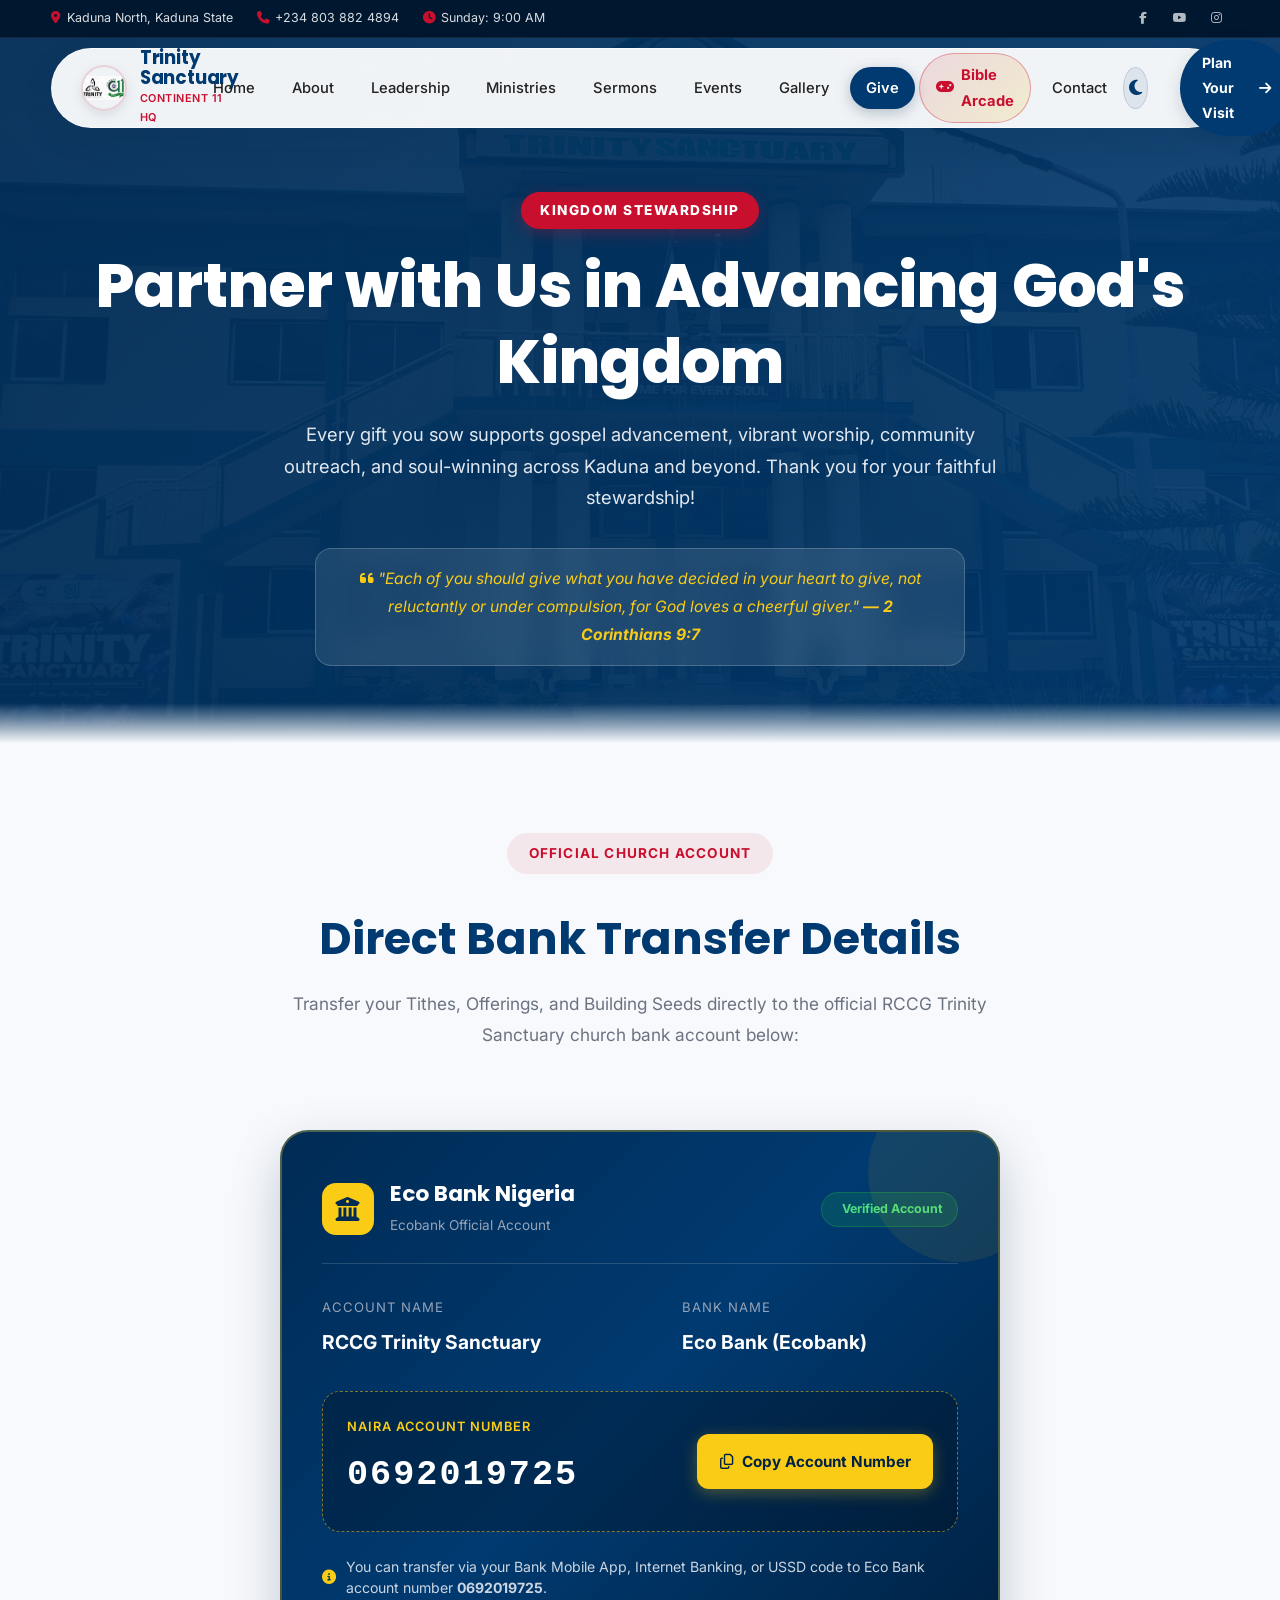
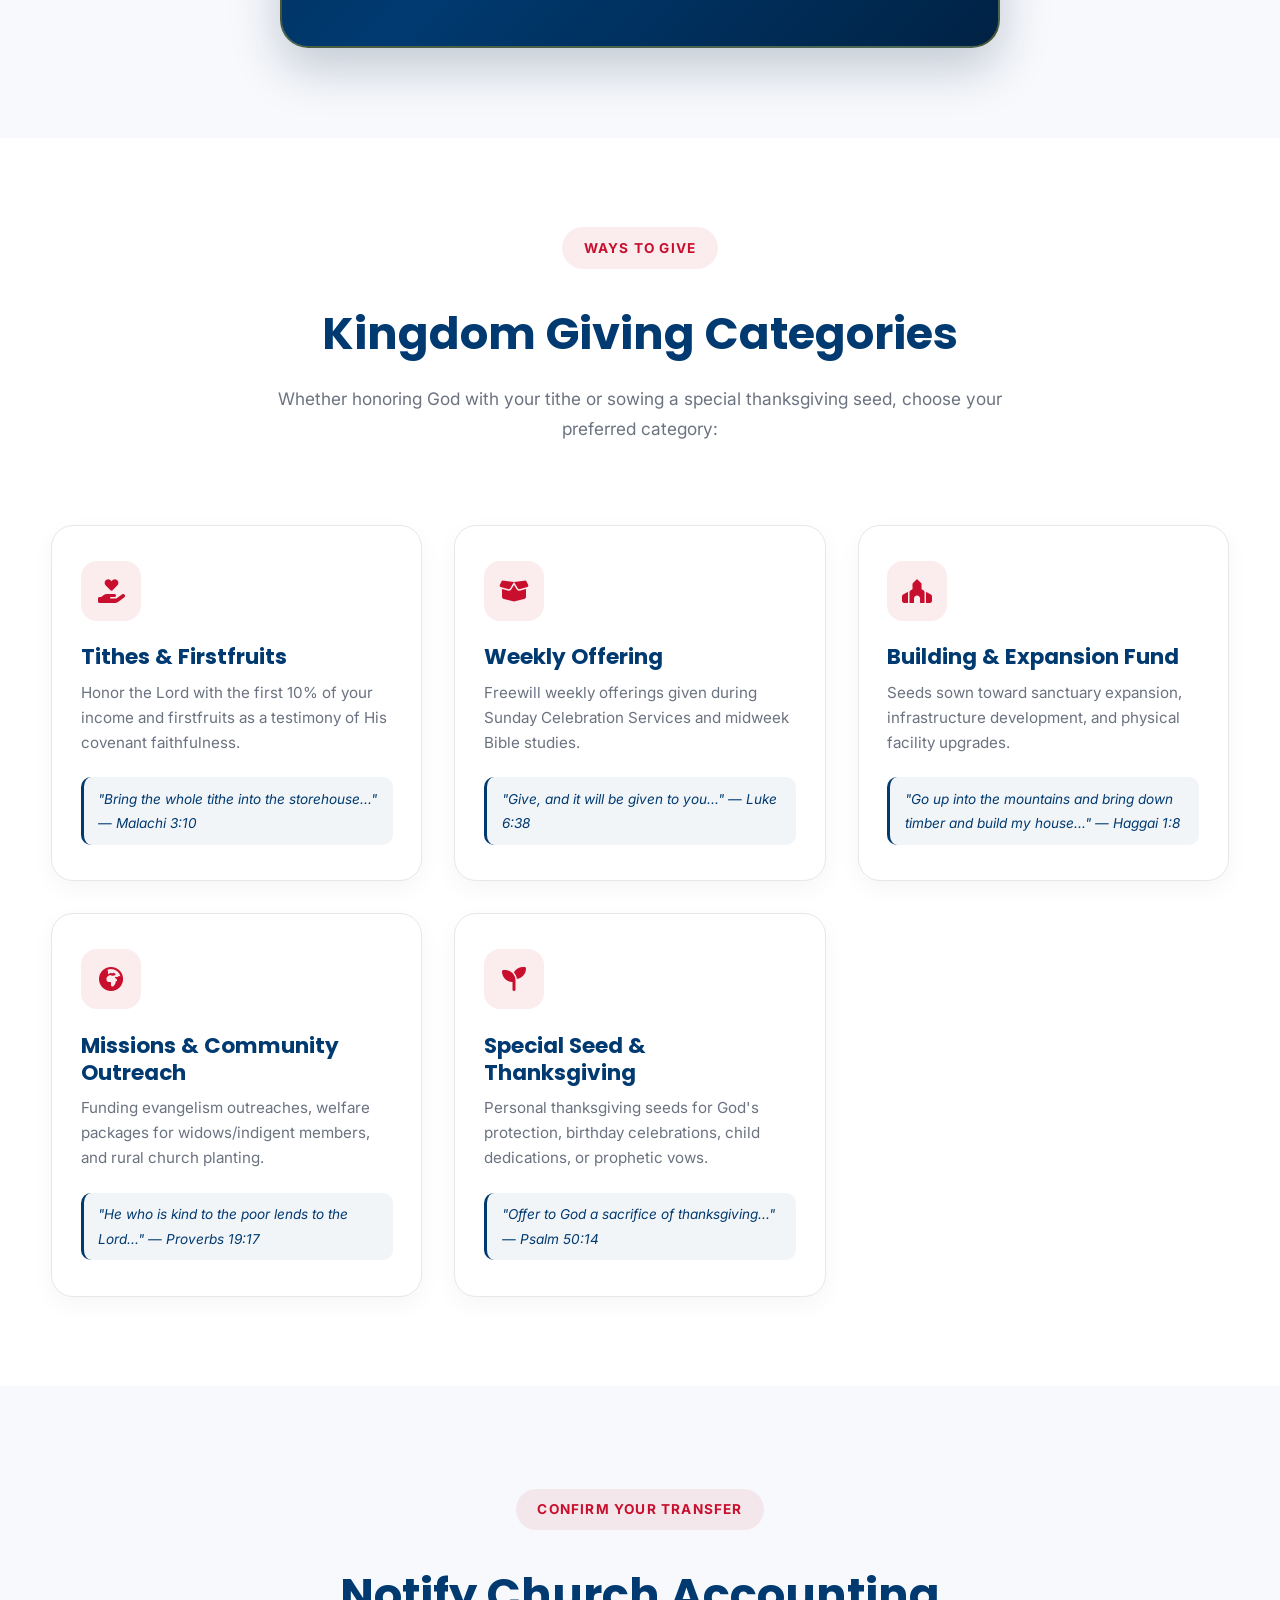
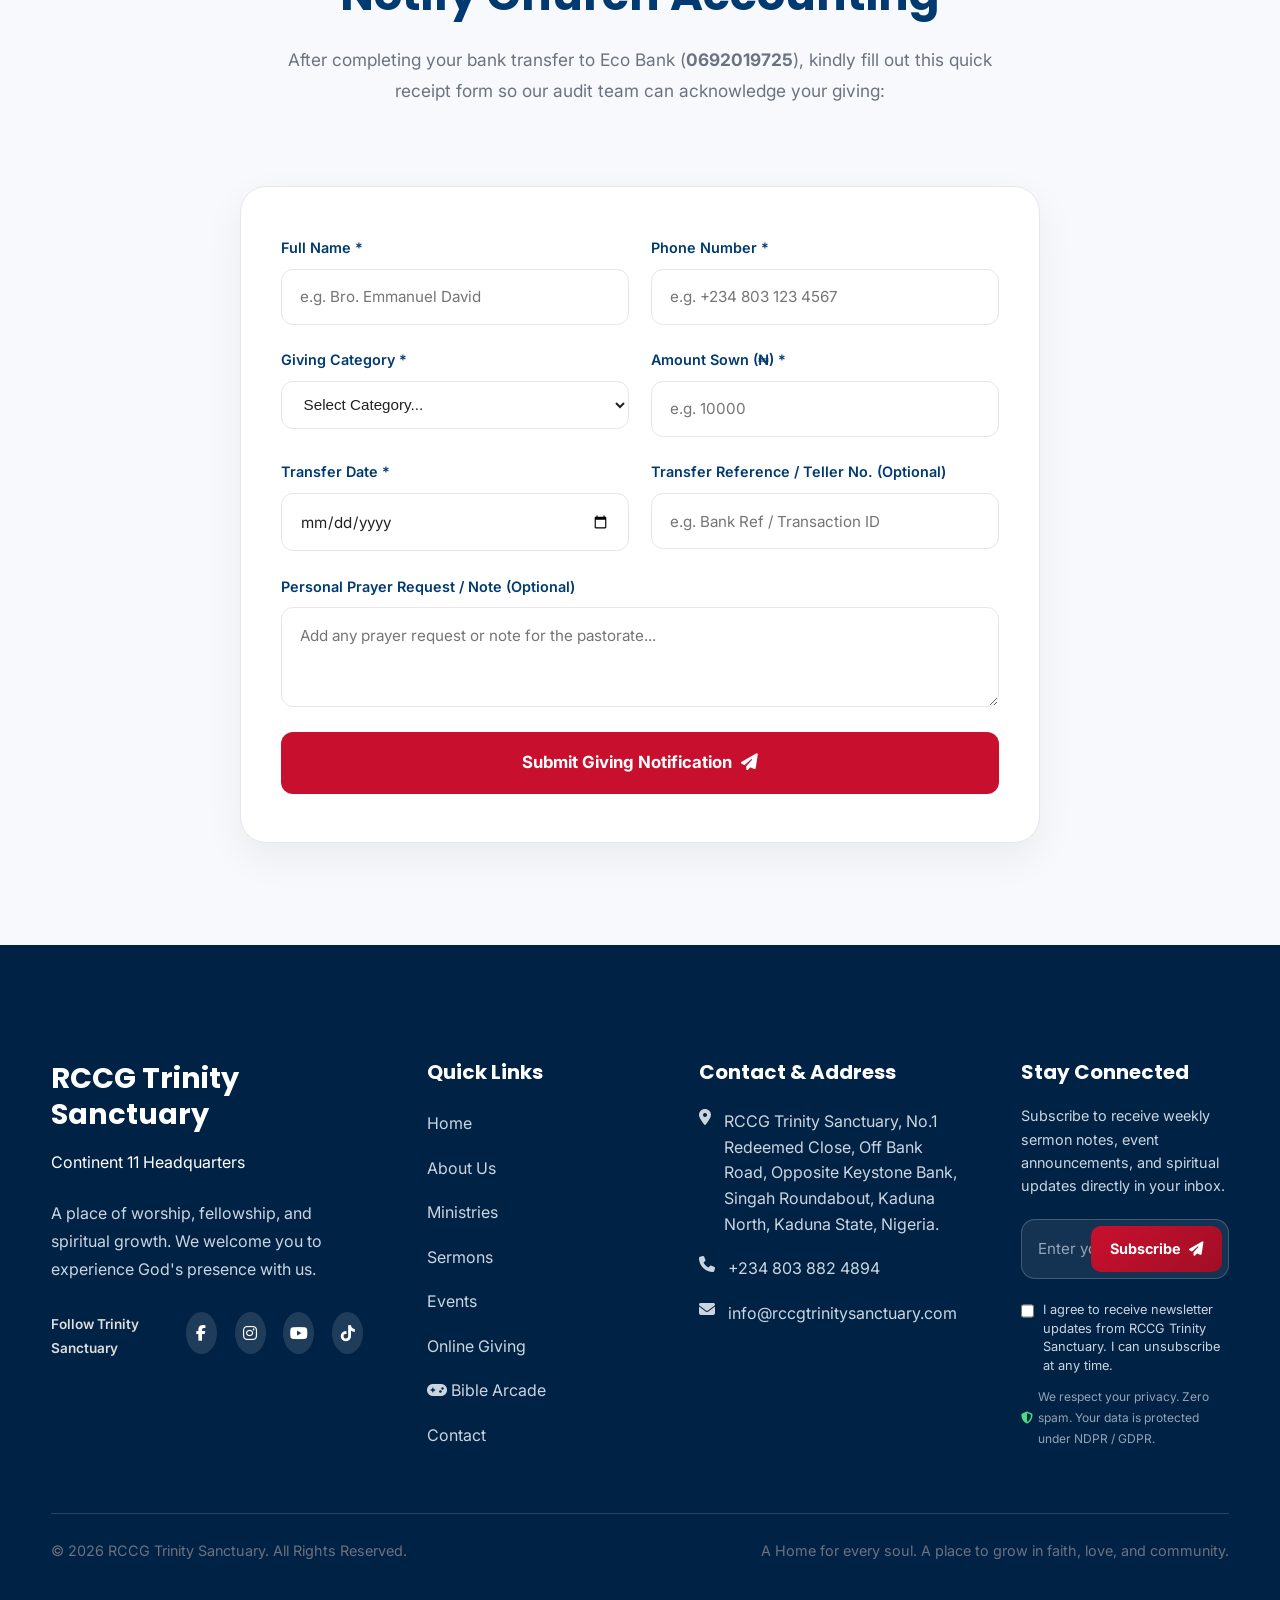
<file: give.html>
<!DOCTYPE html>
<html lang="en">

<head>
    <meta charset="UTF-8">
    <meta name="viewport" content="width=device-width, initial-scale=1.0">

    <title>Give & Online Offering | RCCG Trinity Sanctuary</title>
    <meta name="description"
        content="Partner with RCCG Trinity Sanctuary through Tithes, Offerings, Building Fund, and Missions giving. Direct Eco Bank account: 0692019725.">

    <!-- Open Graph Social Sharing -->
    <meta property="og:type" content="website">
    <meta property="og:title" content="Give & Online Offering | RCCG Trinity Sanctuary">
    <meta property="og:description"
        content="Support the work of God at RCCG Trinity Sanctuary Kaduna. Give online via Eco Bank account: 0692019725.">
    <meta property="og:image" content="assets/images/church-building.jpg">
    <meta property="og:url" content="https://rccgtrinitysanctuary.com/give.html">

    <link rel="icon" href="assets/images/rccg-logo.jpeg" type="image/x-icon">
    <link rel="apple-touch-icon" href="assets/images/rccg-logo.jpeg">
    <link rel="manifest" href="manifest.json">

    <link rel="stylesheet" href="https://cdnjs.cloudflare.com/ajax/libs/font-awesome/6.7.2/css/all.min.css">
    <link rel="stylesheet" href="css/style.css">
    <link rel="stylesheet" href="css/give.css">
    <link rel="stylesheet" href="css/animations.css">
    <link rel="stylesheet" href="css/responsive.css">

    <script src="js/theme.js"></script>
    <script src="js/live-banner.js"></script>
</head>

<body>

    <!-- DYNAMIC NAVIGATION HEADER -->
    <header class="header" id="header"></header>

    <main>
        <!-- ==========================================
           GIVE HERO SECTION
        ========================================== -->
        <section class="give-hero">
            <div class="container">
                <span class="hero-badge">Kingdom Stewardship</span>
                <h1>Partner with Us in Advancing God's Kingdom</h1>
                <p>
                    Every gift you sow supports gospel advancement, vibrant worship, community outreach, and soul-winning across Kaduna and beyond. Thank you for your faithful stewardship!
                </p>
                <div class="scripture-quote">
                    <i class="fa-solid fa-quote-left"></i>
                    "Each of you should give what you have decided in your heart to give, not reluctantly or under compulsion, for God loves a cheerful giver."
                    <strong>— 2 Corinthians 9:7</strong>
                </div>
            </div>
        </section>

        <!-- ==========================================
           DIRECT BANK TRANSFER SECTION
        ========================================== -->
        <section id="bank-details" class="bank-transfer-section">
            <div class="container">
                <div class="section-header text-center">
                    <span class="section-tag">Official Church Account</span>
                    <h2>Direct Bank Transfer Details</h2>
                    <p>
                        Transfer your Tithes, Offerings, and Building Seeds directly to the official RCCG Trinity Sanctuary church bank account below:
                    </p>
                </div>

                <div class="bank-card-wrapper">
                    <div class="bank-card">
                        <div class="bank-card-header">
                            <div class="bank-logo-box">
                                <div class="bank-icon">
                                    <i class="fa-solid fa-building-columns"></i>
                                </div>
                                <div class="bank-name-text">
                                    <h4>Eco Bank Nigeria</h4>
                                    <span>Ecobank Official Account</span>
                                </div>
                            </div>
                            <span class="verified-tag"><i class="fa-solid fa-shield-check"></i> Verified Account</span>
                        </div>

                        <div class="account-details-grid">
                            <div class="detail-item">
                                <label>Account Name</label>
                                <div class="value">RCCG Trinity Sanctuary</div>
                            </div>
                            <div class="detail-item">
                                <label>Bank Name</label>
                                <div class="value">Eco Bank (Ecobank)</div>
                            </div>
                        </div>

                        <!-- ACCOUNT NUMBER DISPLAY & COPY BUTTON -->
                        <div class="account-number-box">
                            <div class="number-display">
                                <label>Naira Account Number</label>
                                <div class="account-num" id="account-number-text">0692019725</div>
                            </div>
                            <button type="button" class="btn-copy" id="copy-acc-btn" title="Copy Account Number">
                                <i class="fa-regular fa-copy"></i>
                                <span>Copy Account Number</span>
                            </button>
                        </div>

                        <div class="bank-note">
                            <i class="fa-solid fa-circle-info"></i>
                            <span>You can transfer via your Bank Mobile App, Internet Banking, or USSD code to Eco Bank account number <strong>0692019725</strong>.</span>
                        </div>
                    </div>
                </div>
            </div>
        </section>

        <!-- ==========================================
           GIVING CATEGORIES SECTION
        ========================================== -->
        <section class="giving-categories-section">
            <div class="container">
                <div class="section-header text-center">
                    <span class="section-tag">Ways To Give</span>
                    <h2>Kingdom Giving Categories</h2>
                    <p>
                        Whether honoring God with your tithe or sowing a special thanksgiving seed, choose your preferred category:
                    </p>
                </div>

                <div class="categories-grid">
                    <!-- Category 1: Tithe -->
                    <div class="category-card">
                        <div class="category-icon"><i class="fa-solid fa-hand-holding-heart"></i></div>
                        <h3>Tithes & Firstfruits</h3>
                        <p>Honor the Lord with the first 10% of your income and firstfruits as a testimony of His covenant faithfulness.</p>
                        <div class="category-verse">"Bring the whole tithe into the storehouse..." — Malachi 3:10</div>
                    </div>

                    <!-- Category 2: Offering -->
                    <div class="category-card">
                        <div class="category-icon"><i class="fa-solid fa-box-open font-icon"></i></div>
                        <h3>Weekly Offering</h3>
                        <p>Freewill weekly offerings given during Sunday Celebration Services and midweek Bible studies.</p>
                        <div class="category-verse">"Give, and it will be given to you..." — Luke 6:38</div>
                    </div>

                    <!-- Category 3: Building Fund -->
                    <div class="category-card">
                        <div class="category-icon"><i class="fa-solid fa-place-of-worship"></i></div>
                        <h3>Building & Expansion Fund</h3>
                        <p>Seeds sown toward sanctuary expansion, infrastructure development, and physical facility upgrades.</p>
                        <div class="category-verse">"Go up into the mountains and bring down timber and build my house..." — Haggai 1:8</div>
                    </div>

                    <!-- Category 4: Missions & Welfare -->
                    <div class="category-card">
                        <div class="category-icon"><i class="fa-solid fa-earth-africa"></i></div>
                        <h3>Missions & Community Outreach</h3>
                        <p>Funding evangelism outreaches, welfare packages for widows/indigent members, and rural church planting.</p>
                        <div class="category-verse">"He who is kind to the poor lends to the Lord..." — Proverbs 19:17</div>
                    </div>

                    <!-- Category 5: Thanksgiving & Special Vows -->
                    <div class="category-card">
                        <div class="category-icon"><i class="fa-solid fa-seedling"></i></div>
                        <h3>Special Seed & Thanksgiving</h3>
                        <p>Personal thanksgiving seeds for God's protection, birthday celebrations, child dedications, or prophetic vows.</p>
                        <div class="category-verse">"Offer to God a sacrifice of thanksgiving..." — Psalm 50:14</div>
                    </div>
                </div>
            </div>
        </section>

        <!-- ==========================================
           TRANSFER NOTIFICATION FORM SECTION
        ========================================== -->
        <section class="notification-section">
            <div class="container">
                <div class="section-header text-center">
                    <span class="section-tag">Confirm Your Transfer</span>
                    <h2>Notify Church Accounting</h2>
                    <p>
                        After completing your bank transfer to Eco Bank (<strong>0692019725</strong>), kindly fill out this quick receipt form so our audit team can acknowledge your giving:
                    </p>
                </div>

                <div class="notification-wrapper contact-form">
                    <form id="giving-notification-form">
                        <div class="form-grid">
                            <div class="form-group">
                                <label for="giver-name">Full Name *</label>
                                <input type="text" id="giver-name" class="form-control" placeholder="e.g. Bro. Emmanuel David" required>
                            </div>

                            <div class="form-group">
                                <label for="giver-phone">Phone Number *</label>
                                <input type="tel" id="giver-phone" class="form-control" placeholder="e.g. +234 803 123 4567" required>
                            </div>

                            <div class="form-group">
                                <label for="giving-category">Giving Category *</label>
                                <select id="giving-category" class="form-control" required>
                                    <option value="">Select Category...</option>
                                    <option value="Tithe">Tithe / Firstfruit</option>
                                    <option value="Offering">Weekly Offering</option>
                                    <option value="Building Fund">Building & Expansion Fund</option>
                                    <option value="Missions">Missions & Outreach</option>
                                    <option value="Thanksgiving Seed">Thanksgiving & Special Seed</option>
                                </select>
                            </div>

                            <div class="form-group">
                                <label for="giving-amount">Amount Sown (₦) *</label>
                                <input type="number" id="giving-amount" class="form-control" placeholder="e.g. 10000" required>
                            </div>

                            <div class="form-group">
                                <label for="transfer-date">Transfer Date *</label>
                                <input type="date" id="transfer-date" class="form-control" required>
                            </div>

                            <div class="form-group">
                                <label for="ref-number">Transfer Reference / Teller No. (Optional)</label>
                                <input type="text" id="ref-number" class="form-control" placeholder="e.g. Bank Ref / Transaction ID">
                            </div>

                            <div class="form-group full-width">
                                <label for="giver-note">Personal Prayer Request / Note (Optional)</label>
                                <textarea id="giver-note" class="form-control" placeholder="Add any prayer request or note for the pastorate..."></textarea>
                            </div>
                        </div>

                        <button type="submit" class="btn-submit-give">
                            <span>Submit Giving Notification</span> <i class="fa-solid fa-paper-plane"></i>
                        </button>
                    </form>
                </div>
            </div>
        </section>
    </main>

    <!-- DYNAMIC FOOTER -->
    <footer class="footer" id="footer"></footer>

    <!-- GLOBAL SCRIPTS -->
    <script src="js/navigation.js"></script>
    <script src="js/footer.js"></script>
    <script src="js/main.js"></script>
    <script src="js/give.js"></script>
</body>

</html>
</file>
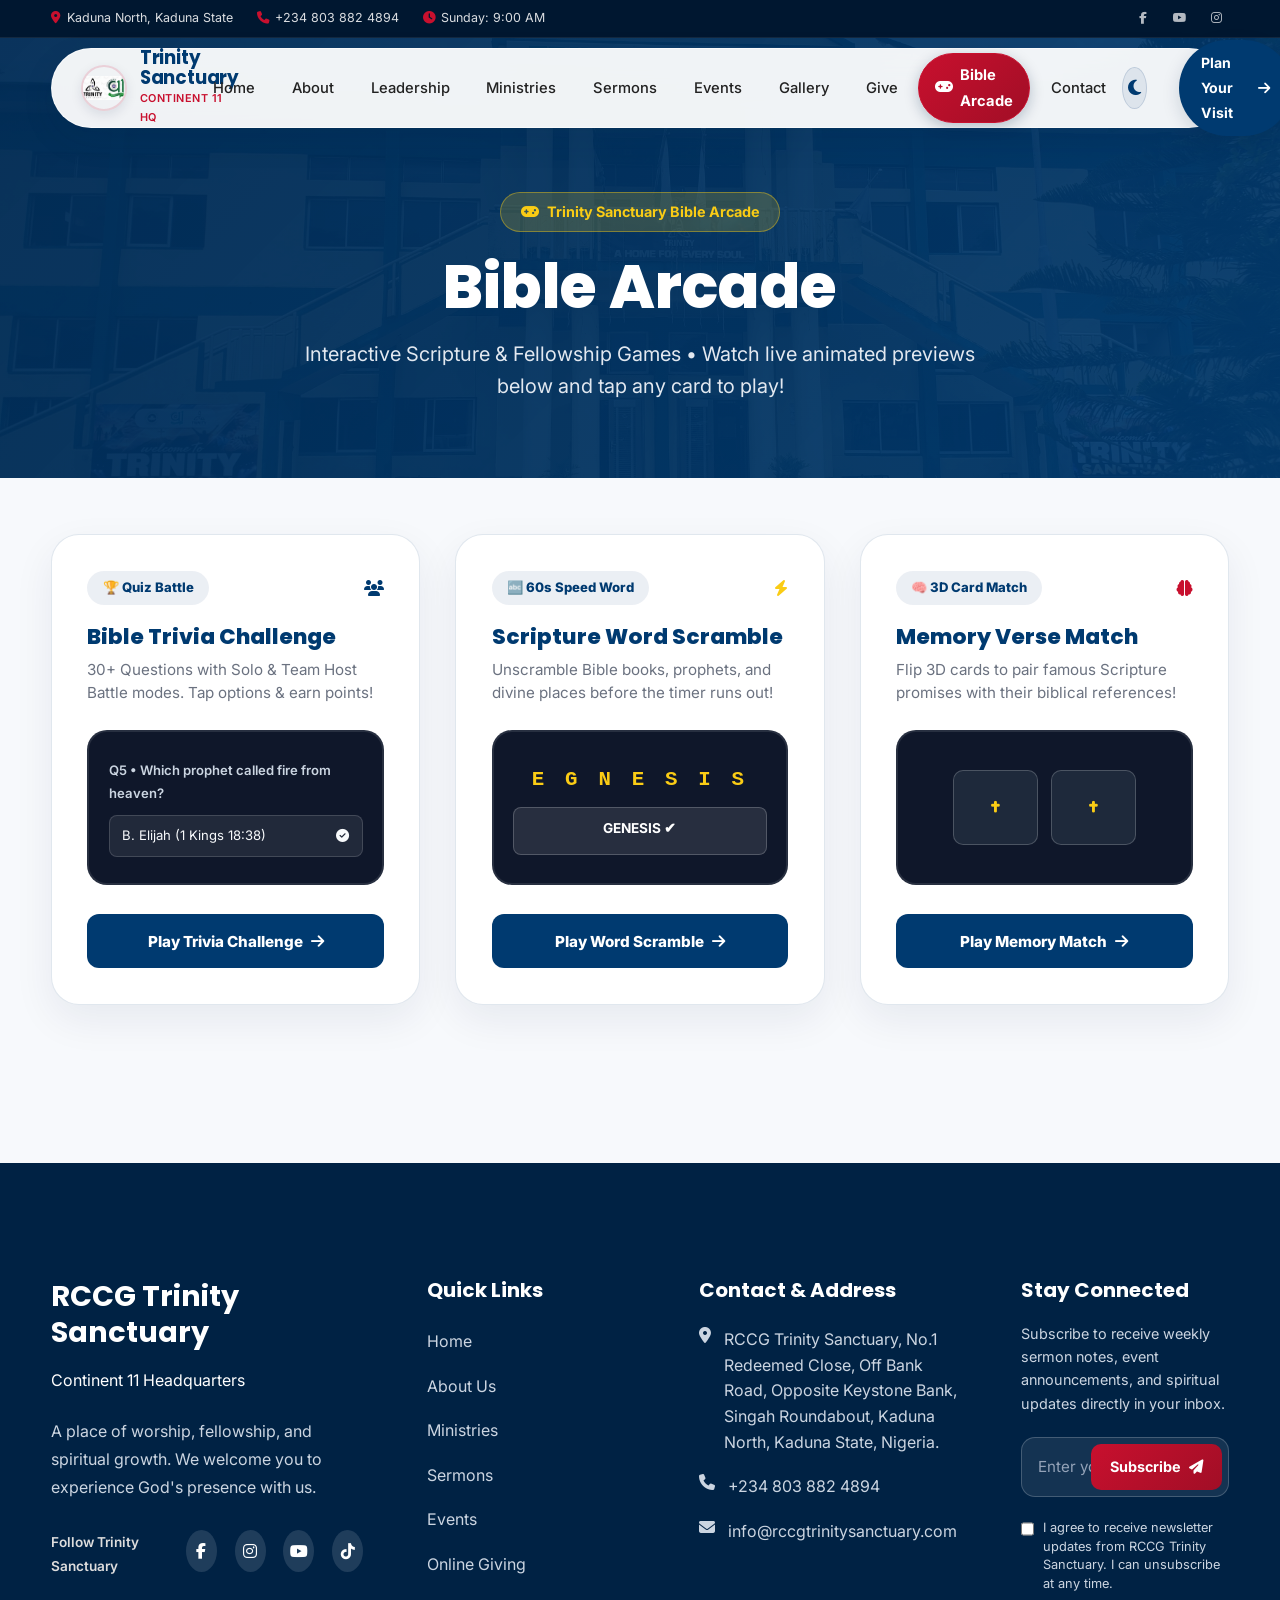
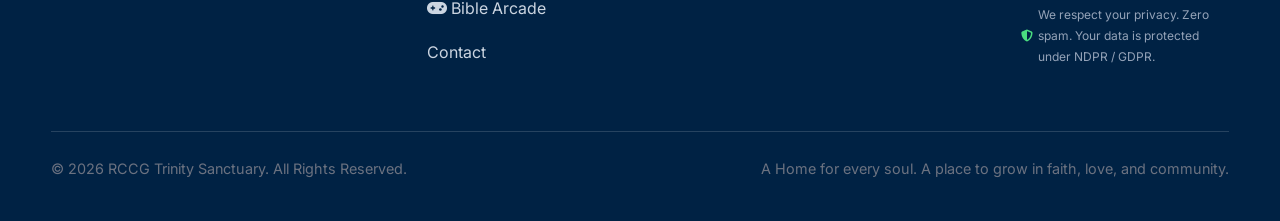
<file: trivia.html>
<!DOCTYPE html>
<html lang="en">

<head>
    <meta charset="UTF-8">
    <meta name="viewport" content="width=device-width, initial-scale=1.0">

    <!-- SEO Meta Tags -->
    <title>🎮 Trinity Sanctuary Bible Arcade | Interactive Scripture & Fellowship Games</title>
    <meta name="description"
        content="Welcome to Trinity Sanctuary Bible Arcade! Play interactive Christian & Bible games: Bible Trivia Challenge, Scripture Word Scramble, and Memory Verse Match.">
    <meta name="keywords"
        content="Bible Arcade, Bible Trivia Game, Scripture Scramble, Memory Verse Game, RCCG Trivia, Christian Quiz, Sunday School Games, Youth Ministry Games, Trinity Sanctuary Kaduna">
    <meta name="robots" content="index, follow">
    <link rel="canonical" href="https://rccgtrinitysanctuary.com/trivia.html">

    <!-- Open Graph Social Sharing Cards -->
    <meta property="og:type" content="game">
    <meta property="og:site_name" content="RCCG Trinity Sanctuary">
    <meta property="og:title" content="🎮 Trinity Sanctuary Bible Arcade | Play Interactive Scripture Games!">
    <meta property="og:description"
        content="Test your faith & scripture knowledge! Play Bible Trivia, Word Scramble, or Memory Verse Match in Trinity Sanctuary Bible Arcade. 📖✨">
    <meta property="og:image" content="https://rccgtrinitysanctuary.com/assets/images/church-building.jpg">
    <meta property="og:url" content="https://rccgtrinitysanctuary.com/trivia.html">

    <!-- Twitter Card Meta -->
    <meta name="twitter:card" content="summary_large_image">
    <meta name="twitter:title" content="🎮 Play Trinity Sanctuary Bible Arcade!">
    <meta name="twitter:description"
        content="Interactive Bible & RCCG Fellowship Games for youth, home cell groups, and personal reflection.">
    <meta name="twitter:image" content="https://rccgtrinitysanctuary.com/assets/images/church-building.jpg">

    <!-- App Icons & PWA -->
    <link rel="icon" href="assets/images/rccg-logo.jpeg" type="image/x-icon">
    <link rel="apple-touch-icon" href="assets/images/rccg-logo.jpeg">
    <link rel="manifest" href="manifest.json">

    <!-- Stylesheets -->
    <link rel="stylesheet" href="https://cdnjs.cloudflare.com/ajax/libs/font-awesome/6.7.2/css/all.min.css">
    <link rel="stylesheet" href="css/style.css">
    <link rel="stylesheet" href="css/trivia.css">
    <link rel="stylesheet" href="css/animations.css">
    <link rel="stylesheet" href="css/responsive.css">

    <!-- Scripts -->
    <script src="js/theme.js"></script>
    <script src="js/live-banner.js"></script>
</head>

<body>

    <!-- DYNAMIC NAVIGATION HEADER -->
    <header class="header" id="header"></header>

    <!-- ==========================================================================
         VIEW STATE 1: GAMES HUB PREVIEW PAGE (SHOWING ONLY BENTO GRID)
         ========================================================================== -->
    <div id="games-hub-view" class="page-view-active">
        
        <!-- TRIVIA HERO SECTION -->
        <section class="trivia-hero">
            <div class="container">
                <span class="trivia-hero-badge">
                    <i class="fa-solid fa-gamepad"></i> Trinity Sanctuary Bible Arcade
                </span>
                <h1>Bible Arcade</h1>
                <p>
                    Interactive Scripture & Fellowship Games • Watch live animated previews below and tap any card to play!
                </p>
            </div>
        </section>

        <!-- ANIMATED SELF-TEACHING GAME PREVIEW BENTO GRID -->
        <section class="trivia-section" style="padding-top: 3.5rem;">
            <div class="container">

                <div class="bento-preview-grid" id="game-preview-bento">
                    
                    <!-- BENTO CARD 1: TRIVIA CHALLENGE -->
                    <div class="bento-game-card" id="bento-card-trivia">
                        <div>
                            <div class="bento-card-header">
                                <span class="bento-card-badge">🏆 Quiz Battle</span>
                                <i class="fa-solid fa-users" style="color:var(--clr-primary);"></i>
                            </div>
                            <h3>Bible Trivia Challenge</h3>
                            <p>30+ Questions with Solo & Team Host Battle modes. Tap options & earn points!</p>
                        </div>

                        <!-- Live Self-Teaching Animation Preview -->
                        <div class="demo-preview-window">
                            <div class="demo-trivia-q">Q5 • Which prophet called fire from heaven?</div>
                            <div class="demo-trivia-opt">
                                <span>B. Elijah (1 Kings 18:38)</span>
                                <i class="fa-solid fa-circle-check"></i>
                            </div>
                        </div>

                        <button type="button" class="btn-launch-bento" id="btn-launch-trivia">
                            <span>Play Trivia Challenge</span> <i class="fa-solid fa-arrow-right"></i>
                        </button>
                    </div>

                    <!-- BENTO CARD 2: WORD SCRAMBLE -->
                    <div class="bento-game-card" id="bento-card-scramble">
                        <div>
                            <div class="bento-card-header">
                                <span class="bento-card-badge">🔤 60s Speed Word</span>
                                <i class="fa-solid fa-bolt" style="color:#FACC15;"></i>
                            </div>
                            <h3>Scripture Word Scramble</h3>
                            <p>Unscramble Bible books, prophets, and divine places before the timer runs out!</p>
                        </div>

                        <!-- Live Self-Teaching Animation Preview -->
                        <div class="demo-preview-window">
                            <div class="demo-scramble-word">E G N E S I S</div>
                            <div class="demo-typing-box"></div>
                        </div>

                        <button type="button" class="btn-launch-bento" id="btn-launch-scramble">
                            <span>Play Word Scramble</span> <i class="fa-solid fa-arrow-right"></i>
                        </button>
                    </div>

                    <!-- BENTO CARD 3: MEMORY VERSE MATCH -->
                    <div class="bento-game-card" id="bento-card-memory">
                        <div>
                            <div class="bento-card-header">
                                <span class="bento-card-badge">🧠 3D Card Match</span>
                                <i class="fa-solid fa-brain" style="color:var(--clr-secondary);"></i>
                            </div>
                            <h3>Memory Verse Match</h3>
                            <p>Flip 3D cards to pair famous Scripture promises with their biblical references!</p>
                        </div>

                        <!-- Live Self-Teaching Animation Preview -->
                        <div class="demo-preview-window">
                            <div class="demo-memory-grid">
                                <div class="demo-mini-card">
                                    <div class="demo-mini-inner">
                                        <div class="demo-mini-front"><i class="fa-solid fa-cross"></i></div>
                                        <div class="demo-mini-back">Psalm 23:1</div>
                                    </div>
                                </div>
                                <div class="demo-mini-card">
                                    <div class="demo-mini-inner">
                                        <div class="demo-mini-front"><i class="fa-solid fa-cross"></i></div>
                                        <div class="demo-mini-back">The LORD is my shepherd</div>
                                    </div>
                                </div>
                            </div>
                        </div>

                        <button type="button" class="btn-launch-bento" id="btn-launch-memory">
                            <span>Play Memory Match</span> <i class="fa-solid fa-arrow-right"></i>
                        </button>
                    </div>

                </div>

            </div>
        </section>

    </div>


    <!-- ==========================================================================
         VIEW STATE 2: DEDICATED JS-GENERATED ACTIVE GAME ARENA (HIDDEN BY DEFAULT)
         ========================================================================== -->
    <div id="game-arena-view" class="game-arena-active" style="display: none;">
        
        <!-- ARENA STICKY TOP NAV BAR WITH BACK BUTTON -->
        <section class="arena-nav-bar">
            <div class="container arena-nav-container">
                <button type="button" class="btn-back-hub" id="btn-back-hub">
                    <i class="fa-solid fa-arrow-left"></i> <span>Back to Bible Arcade Hub</span>
                </button>

                <div class="game-hub-tabs">
                    <button type="button" class="game-tab-btn active" id="tab-trivia">
                        <i class="fa-solid fa-trophy"></i> <span>Bible Trivia</span>
                    </button>
                    <button type="button" class="game-tab-btn" id="tab-scramble">
                        <i class="fa-solid fa-font"></i> <span>Word Scramble</span>
                    </button>
                    <button type="button" class="game-tab-btn" id="tab-memory">
                        <i class="fa-solid fa-brain"></i> <span>Memory Match</span>
                    </button>
                </div>
            </div>
        </section>

        <!-- GAME ARENA SECTION -->
        <section class="trivia-section" style="padding-top: 2.5rem;">
            <div class="container">

                <!-- 1. BIBLE TRIVIA ARENA VIEW -->
                <div id="view-trivia" class="game-view-container">

                    <!-- SETUP CARD -->
                    <div class="trivia-card" id="trivia-setup-card">
                        <h2 class="setup-title">Choose Your Challenge Mode</h2>
                        <p class="setup-subtitle">Select your play style to test your Bible mastery!</p>

                        <!-- Mode Selection -->
                        <div class="setup-group">
                            <label class="setup-label"><i class="fa-solid fa-users-gear"></i> Select Game Mode</label>
                            <div class="setup-options-grid">
                                <div class="setup-option-btn selected" id="mode-solo">
                                    <i class="fa-solid fa-user-ninja"></i>
                                    <strong>Solo Challenge</strong>
                                    <span>Single player test of faith & speed</span>
                                </div>
                                <div class="setup-option-btn" id="mode-group">
                                    <i class="fa-solid fa-people-group"></i>
                                    <strong>Group / Team Host Mode</strong>
                                    <span>Team Navy vs. Team Crimson score battle</span>
                                </div>
                            </div>
                        </div>

                        <!-- Question Count Selection -->
                        <div class="setup-group">
                            <label class="setup-label"><i class="fa-solid fa-list-check"></i> Select Game Length</label>
                            <div class="setup-options-grid">
                                <div class="setup-option-btn qcount-btn selected" data-count="10">
                                    <i class="fa-solid fa-bolt"></i>
                                    <strong>10 Questions</strong>
                                    <span>Quick 15-Minute Warmup</span>
                                </div>
                                <div class="setup-option-btn qcount-btn" data-count="20">
                                    <i class="fa-solid fa-clock"></i>
                                    <strong>20 Questions</strong>
                                    <span>Standard 30-Minute Challenge</span>
                                </div>
                                <div class="setup-option-btn qcount-btn" data-count="25">
                                    <i class="fa-solid fa-fire"></i>
                                    <strong>25 Questions</strong>
                                    <span>40+ Minute Group Marathon</span>
                                </div>
                            </div>
                        </div>

                        <!-- Start Button -->
                        <button type="button" class="btn-start-trivia" id="start-trivia-btn">
                            <span>Start Trivia Challenge</span> <i class="fa-solid fa-circle-play"></i>
                        </button>
                    </div>

                    <!-- GAME ARENA CARD -->
                    <div class="trivia-card" id="trivia-arena-card" style="display: none;">
                        <div class="game-header-bar">
                            <span class="category-tag" id="category-tag"><i class="fa-solid fa-bookmark"></i> Bible History</span>
                            <span class="question-counter" id="q-counter-text">Question 1 of 10</span>
                            
                            <span class="score-badge" id="solo-score-badge">
                                <i class="fa-solid fa-star"></i> Score: 0
                            </span>
                        </div>

                        <div class="team-scoreboard" id="team-scoreboard" style="display: none;">
                            <div class="team-score-card active-team" id="team-a-card">
                                <div class="team-name">⚓ Team Navy</div>
                                <div class="team-points" id="team-a-points">0</div>
                            </div>
                            <div class="team-score-card" id="team-b-card">
                                <div class="team-name">🔥 Team Crimson</div>
                                <div class="team-points" id="team-b-points">0</div>
                            </div>
                        </div>

                        <div class="progress-container">
                            <div class="progress-bar-fill" id="progress-bar-fill"></div>
                        </div>

                        <h3 class="question-title" id="question-title">Loading Question...</h3>
                        <div class="options-grid" id="options-grid"></div>

                        <div class="explanation-box" id="explanation-box">
                            <div class="explanation-header">
                                <i class="fa-solid fa-book-bible"></i> <span>Scripture & Historical Insight:</span>
                            </div>
                            <div class="explanation-text" id="explanation-text"></div>
                        </div>

                        <button type="button" class="btn-next-question" id="next-question-btn" style="display: none;">
                            <span>Next Question</span> <i class="fa-solid fa-arrow-right"></i>
                        </button>
                    </div>

                    <!-- RESULTS CARD -->
                    <div class="trivia-card" id="trivia-results-card" style="display: none;">
                        <div class="results-header">
                            <div class="score-circle" id="final-score-circle">
                                <span class="score-circle-number">0</span>
                                <span class="score-circle-total" id="final-score-total">Out of 100 pts</span>
                            </div>
                            <div class="rank-badge" id="final-rank-badge">
                                <i class="fa-solid fa-trophy"></i> Bible Scholar
                            </div>
                            <h2 id="final-celebration-title">Trivia Challenge Complete!</h2>
                            <p id="final-celebration-sub">Great job reflecting on the Scriptures and Church History!</p>
                        </div>

                        <div class="share-results-box">
                            <p><strong>🔥 Challenge Your Friends & Fellow Members!</strong></p>
                            <button type="button" class="btn-share-wa" id="share-wa-btn">
                                <i class="fa-brands fa-whatsapp"></i> Share Score on WhatsApp
                            </button>
                        </div>

                        <h3 style="font-size: 1.1rem; color: var(--clr-primary); font-weight: 800; margin-top: 2rem;">
                            📖 Review Questions & Scripture References:
                        </h3>
                        <div class="review-list" id="review-list"></div>

                        <div class="results-actions">
                            <button type="button" class="btn-replay" id="replay-btn">
                                <i class="fa-solid fa-rotate-right"></i> Play Again
                            </button>
                            <a href="sermons.html" class="btn-replay" style="background: var(--clr-secondary); text-decoration: none;">
                                <i class="fa-solid fa-book-open"></i> Explore Sermons
                            </a>
                        </div>
                    </div>

                </div>

                <!-- 2. SCRIPTURE WORD SCRAMBLE ARENA VIEW -->
                <div id="view-scramble" class="game-view-container" style="display: none;">
                    <div class="trivia-card">
                        <div class="game-header-bar">
                            <span class="category-tag"><i class="fa-solid fa-font"></i> Word Scramble</span>
                            <span class="score-badge" style="background:#DCFCE7; border-color:#86EFAC; color:#14532D;">
                                <i class="fa-solid fa-clock"></i> Time Left: <strong id="scramble-timer-num">60s</strong>
                            </span>
                            <span class="score-badge">
                                <i class="fa-solid fa-star"></i> Score: <strong id="scramble-score-num">0</strong>
                            </span>
                        </div>

                        <h2 class="setup-title" style="margin-top: 1rem;">Unscramble the Scripture Word</h2>
                        <p class="setup-subtitle">Unscramble the Bible book, character, or place before time runs out!</p>

                        <div class="scramble-display-box">
                            <div class="scramble-word-display" id="scramble-word-display">G E N E S I S</div>
                            <div class="hint-text" id="scramble-hint-text"><i class="fa-solid fa-lightbulb"></i> Hint: First book of the Holy Bible</div>
                        </div>

                        <form id="scramble-form" class="scramble-form-box">
                            <input type="text" id="scramble-user-input" class="scramble-input" placeholder="Type unscrambled word here..." autocomplete="off" required>
                            <button type="submit" class="btn-scramble-submit">
                                <span>Submit Word</span> <i class="fa-solid fa-paper-plane"></i>
                            </button>
                        </form>

                        <div class="scramble-feedback" id="scramble-feedback"></div>
                    </div>
                </div>

                <!-- 3. MEMORY VERSE MATCH ARENA VIEW -->
                <div id="view-memory" class="game-view-container" style="display: none;">
                    <div class="trivia-card">
                        <div class="game-header-bar">
                            <span class="category-tag"><i class="fa-solid fa-brain"></i> Memory Verse Match</span>
                            <span class="score-badge">
                                <i class="fa-solid fa-puzzle-piece"></i> Matches: <strong id="memory-matches-count">0 / 6 Pairs</strong>
                            </span>
                        </div>

                        <h2 class="setup-title" style="margin-top: 1rem;">Scripture Memory Match</h2>
                        <p class="setup-subtitle">Tap cards to flip and match famous Bible promise quotes with their Scripture references!</p>

                        <div class="memory-cards-grid" id="memory-cards-grid"></div>
                    </div>
                </div>

            </div>
        </section>

    </div>

    <!-- DYNAMIC FOOTER -->
    <footer class="footer" id="footer"></footer>

    <!-- SCRIPTS -->
    <script src="js/navigation.js"></script>
    <script src="js/footer.js"></script>
    <script src="js/main.js"></script>
    <script src="js/trivia.js"></script>
    <script src="js/games-hub.js"></script>
</body>

</html>
</file>
<file: css/style.css>
/* ==========================================
   GLOBAL IMPORTS
========================================== */

@import url('https://fonts.googleapis.com/css2?family=Inter:wght@300;400;500;600;700&family=Poppins:wght@400;500;600;700;800&display=swap');

@import url("variables.css");



/* ==========================================
   ROOT SYSTEM
========================================== */

:root{

    --section-space:clamp(5.5rem,9.5vw,8.5rem);

    --card-radius:24px;

    --soft-shadow:
    0 18px 45px rgba(0,0,0,.07);

    --hover-shadow:
    0 28px 65px rgba(0,0,0,.14);

}

/* Live Service Banner */
.live-service-banner {
    background: linear-gradient(90deg, #C8102E 0%, #A10E26 100%);
    color: #FFFFFF;
    padding: 0.65rem 1rem;
    font-size: 0.9rem;
    position: relative;
    z-index: 1001;
    box-shadow: 0 4px 15px rgba(200, 16, 46, 0.3);
}

.banner-container {
    max-width: 1200px;
    margin: 0 auto;
    display: flex;
    align-items: center;
    justify-content: center;
    gap: 1rem;
    flex-wrap: wrap;
}

.live-pulse-dot {
    width: 10px;
    height: 10px;
    background: #4ADE80;
    border-radius: 50%;
    box-shadow: 0 0 0 0 rgba(74, 222, 128, 0.7);
    animation: livePulse 1.5s infinite;
}

@keyframes livePulse {
    0% {
        transform: scale(0.95);
        box-shadow: 0 0 0 0 rgba(74, 222, 128, 0.7);
    }
    70% {
        transform: scale(1);
        box-shadow: 0 0 0 8px rgba(74, 222, 128, 0);
    }
    100% {
        transform: scale(0.95);
        box-shadow: 0 0 0 0 rgba(74, 222, 128, 0);
    }
}

.btn-live-watch {
    background: #FFFFFF;
    color: #C8102E;
    padding: 0.3rem 0.85rem;
    border-radius: 50px;
    font-size: 0.8rem;
    font-weight: 800;
    display: inline-flex;
    align-items: center;
    gap: 0.4rem;
    transition: transform 0.2s ease, background 0.2s ease;
}

.btn-live-watch:hover {
    background: #FACC15;
    color: #002B55;
    transform: scale(1.04);
}

.close-live-banner {
    background: transparent;
    border: none;
    color: #FFFFFF;
    font-size: 1.2rem;
    cursor: pointer;
    margin-left: auto;
    opacity: 0.8;
}

.close-live-banner:hover {
    opacity: 1;
}



/* ==========================================
   RESET
========================================== */


*,
*::before,
*::after{

    margin:0;
    padding:0;
    box-sizing:border-box;

}



html{

    scroll-behavior:smooth;

}



body{

    font-family:var(--font-body);

    color:var(--clr-text);

    background:var(--clr-white);

    line-height:1.78;

    overflow-x:hidden;

    transition: background-color 0.3s ease, color 0.3s ease;

}



img{

    display:block;

    max-width:100%;

}



a{

    color:inherit;

    text-decoration:none;

}



ul{

    list-style:none;

}



button,
input,
textarea{

    font:inherit;

}



/* ==========================================
   GLOBAL SECTIONS
========================================== */


section{

    padding:var(--section-space) 0;

}



/* ==========================================
   TYPOGRAPHY
========================================== */


h1,
h2,
h3,
h4{

    font-family:var(--font-heading);

    color:var(--clr-text-heading);

    line-height:1.25;

}



h1{

    font-size:clamp(2.4rem,5vw,5rem);

    margin-bottom:1.5rem;

}



h2{

    font-size:clamp(2rem,3.5vw,3rem);

    margin-bottom:1.35rem;

}



h3{

    font-size:1.38rem;

    margin-bottom:1rem;

}



p{

    color:var(--clr-text-light);

    line-height:1.75;

}



/* ==========================================
   CONTAINER
========================================== */


.container{

    width:min(92%,1240px);

    margin-inline:auto;

}



/* ==========================================
   BUTTON SYSTEM
========================================== */


.btn{

    display:inline-flex;

    align-items:center;

    justify-content:center;

    gap:.65rem;

    padding:1rem 2.2rem;

    border-radius:999px;

    font-weight:700;

    transition:.3s ease;

}



.btn-primary{

    background:var(--clr-primary);

    color:white;

}



.btn-primary:hover{

    background:var(--clr-primary-dark);

    transform:translateY(-3px);

}



.btn-secondary{

    background:var(--clr-secondary);

    color:white;

}



.btn-secondary:hover{

    background:var(--clr-secondary-dark);

    transform:translateY(-3px);

}



/* ==========================================
   MODERN FLOATING HEADER & NAVIGATION
   ========================================== */

/* Top Micro Announcement Bar */
.top-bar {
    background: #001730;
    color: rgba(255, 255, 255, 0.85);
    font-size: 0.78rem;
    padding: 0.4rem 0;
    border-bottom: 1px solid rgba(255, 255, 255, 0.08);
    transition: all 0.35s ease;
}

.top-bar-container {
    display: flex;
    justify-content: space-between;
    align-items: center;
}

.top-info {
    display: flex;
    align-items: center;
    gap: 1.5rem;
}

.top-info span {
    display: flex;
    align-items: center;
    gap: 0.4rem;
}

.top-info i {
    color: var(--clr-secondary);
}

.top-social {
    display: flex;
    align-items: center;
    gap: 0.8rem;
}

.top-social a {
    color: rgba(255, 255, 255, 0.7);
    width: 24px;
    height: 24px;
    border-radius: 50%;
    display: flex;
    align-items: center;
    justify-content: center;
    font-size: 0.75rem;
    transition: all 0.25s ease;
}

.top-social a:hover {
    color: white;
    background: rgba(255, 255, 255, 0.15);
}

/* Header Outer Wrapper */
.header {
    position: fixed;
    top: 0;
    left: 0;
    width: 100%;
    z-index: 1000;
    transition: all 0.35s ease;
}

.header.scrolled .top-bar {
    max-height: 0;
    padding: 0;
    opacity: 0;
    overflow: hidden;
}

/* Glassmorphism Floating Navbar */
.navbar {
    height: 80px;
    transition: all 0.35s ease;
}

.navbar-container {
    height: 100%;
    display: flex;
    align-items: center;
    justify-content: space-between;
    background: rgba(255, 255, 255, 0.94);
    backdrop-filter: blur(20px);
    -webkit-backdrop-filter: blur(20px);
    border: 1px solid rgba(255, 255, 255, 0.6);
    box-shadow: 0 12px 35px rgba(0, 34, 68, 0.08);
    border-radius: 60px;
    padding: 0 1.8rem;
    margin-top: 10px;
    transition: all 0.35s ease;
}

.header.scrolled .navbar-container {
    margin-top: 0;
    border-radius: 0;
    width: 100%;
    max-width: 100%;
    border-inline: none;
    border-top: none;
    box-shadow: 0 10px 30px rgba(0, 34, 68, 0.12);
}

/* Modern Logo Cluster */
.logo {
    display: flex;
    align-items: center;
    gap: 0.8rem;
    text-decoration: none;
}

.logo-image {
    width: 46px;
    height: 46px;
    border-radius: 50%;
    object-fit: contain;
    border: 2px solid rgba(200, 16, 46, 0.15);
    box-shadow: 0 4px 12px rgba(0, 34, 68, 0.1);
    transition: transform 0.3s ease;
}

.logo:hover .logo-image {
    transform: scale(1.05);
}

.logo-text {
    display: flex;
    flex-direction: column;
}

.church-name {
    font-family: var(--font-heading);
    font-weight: 700;
    font-size: 1.15rem;
    line-height: 1.1;
    color: var(--clr-primary);
    letter-spacing: -0.2px;
}

.church-badge {
    font-size: 0.68rem;
    font-weight: 600;
    color: var(--clr-secondary);
    text-transform: uppercase;
    letter-spacing: 0.5px;
}

/* Modern Capsule Nav Menu */
.nav-menu {
    display: flex;
    align-items: center;
    gap: 0.3rem;
    list-style: none;
    margin: 0;
    padding: 0;
}

.nav-menu a {
    font-weight: 500;
    font-size: 0.92rem;
    color: var(--clr-text);
    padding: 0.5rem 1rem;
    border-radius: 50px;
    transition: all 0.25s ease;
    text-decoration: none;
    display: inline-block;
}

.nav-menu a:hover {
    color: var(--clr-primary);
    background: rgba(132, 15, 15, 0.06);
}

.nav-menu a.active {
    color: white !important;
    background: var(--clr-primary);
    font-weight: 600;
    box-shadow: 0 4px 14px rgba(0, 34, 68, 0.25);
}

.nav-menu a.nav-game-highlight {
    background: linear-gradient(135deg, rgba(200, 16, 46, 0.12), rgba(250, 204, 21, 0.18));
    border: 1.5px solid rgba(200, 16, 46, 0.35);
    color: var(--clr-secondary) !important;
    font-weight: 700;
    display: inline-flex;
    align-items: center;
    gap: 0.4rem;
}

.nav-menu a.nav-game-highlight:hover {
    background: linear-gradient(135deg, var(--clr-secondary), #A10E26);
    color: #FFFFFF !important;
    border-color: var(--clr-secondary);
    box-shadow: 0 4px 15px rgba(200, 16, 46, 0.35);
    transform: translateY(-1px);
}

.nav-menu a.nav-game-highlight.active {
    background: linear-gradient(135deg, var(--clr-secondary), #A10E26) !important;
    color: #FFFFFF !important;
    border-color: var(--clr-secondary);
}

.btn-hero-game {
    background: linear-gradient(135deg, #FACC15 0%, #EAB308 100%);
    color: #001E3D !important;
    font-weight: 800;
    border: 2px solid #FEF08A;
    padding: 0.9rem 1.6rem;
    border-radius: 50px;
    box-shadow: 0 8px 25px rgba(250, 204, 21, 0.35);
    display: inline-flex;
    align-items: center;
    gap: 0.55rem;
    text-decoration: none;
    transition: all 0.3s ease;
}

.btn-hero-game:hover {
    background: linear-gradient(135deg, #FFFFFF 0%, #FDE047 100%);
    color: #001E3D !important;
    transform: translateY(-3px) scale(1.03);
    box-shadow: 0 12px 30px rgba(250, 204, 21, 0.5);
}

/* Action Button & Toggle Cluster */
.nav-actions {
    display: flex;
    align-items: center;
    gap: 1rem;
}

.nav-btn {
    padding: 0.65rem 1.4rem;
    font-size: 0.88rem;
    border-radius: 50px;
    display: flex;
    align-items: center;
    gap: 0.5rem;
    box-shadow: 0 6px 18px rgba(0, 34, 68, 0.15);
    transition: all 0.3s ease;
}

.nav-btn:hover {
    transform: translateY(-2px);
    box-shadow: 0 10px 22px rgba(0, 34, 68, 0.25);
}

.menu-toggle {
    display: none;
    background: rgba(0, 34, 68, 0.06);
    border: none;
    width: 44px;
    height: 44px;
    border-radius: 50%;
    color: var(--clr-primary);
    font-size: 1.2rem;
    cursor: pointer;
    align-items: center;
    justify-content: center;
    transition: all 0.3s ease;
}

.menu-toggle:hover {
    background: var(--clr-primary);
    color: white;
}

/* Theme Toggle Button */
.theme-toggle {
    background: rgba(0, 58, 112, 0.08);
    border: 1px solid rgba(0, 58, 112, 0.15);
    width: 42px;
    height: 42px;
    border-radius: 50%;
    color: var(--clr-primary);
    font-size: 1.1rem;
    cursor: pointer;
    display: inline-flex;
    align-items: center;
    justify-content: center;
    transition: all 0.3s cubic-bezier(0.175, 0.885, 0.32, 1.275);
    outline: none;
}

.theme-toggle:hover {
    background: var(--clr-primary);
    color: #FFFFFF;
    transform: rotate(15deg) scale(1.05);
    box-shadow: 0 4px 15px rgba(0, 58, 112, 0.25);
}

/* Dark Mode Theme Overrides */
[data-theme="dark"] {
    background-color: var(--clr-light) !important;
    color: var(--clr-text) !important;
}

[data-theme="dark"] .header {
    background: var(--clr-header-bg) !important;
    border-bottom: 1px solid var(--clr-border);
}

[data-theme="dark"] .top-bar {
    background: var(--clr-topbar-bg) !important;
    border-bottom: 1px solid var(--clr-border);
}

[data-theme="dark"] .church-name {
    color: #FFFFFF;
}

[data-theme="dark"] .nav-menu a {
    color: #E2E8F0;
}

[data-theme="dark"] .nav-menu a:hover {
    color: var(--clr-primary);
    background: rgba(255, 255, 255, 0.08);
}

[data-theme="dark"] .theme-toggle {
    background: rgba(255, 255, 255, 0.12);
    border-color: rgba(255, 255, 255, 0.2);
    color: #FACC15;
}

[data-theme="dark"] .theme-toggle:hover {
    background: #FACC15;
    color: #0F172A;
    box-shadow: 0 4px 15px rgba(250, 204, 21, 0.35);
}

[data-theme="dark"] .card,
[data-theme="dark"] .service-card,
[data-theme="dark"] .sermon-card,
[data-theme="dark"] .event-card,
[data-theme="dark"] .ministry-card,
[data-theme="dark"] .leader-card,
[data-theme="dark"] .welcome-card,
[data-theme="dark"] .visit-card,
[data-theme="dark"] .value-card,
[data-theme="dark"] .time-card,
[data-theme="dark"] .contact-card,
[data-theme="dark"] .info-card {
    background-color: var(--clr-card-bg) !important;
    border-color: var(--clr-border) !important;
    box-shadow: var(--shadow-sm);
}

[data-theme="dark"] .card-content,
[data-theme="dark"] .service-content,
[data-theme="dark"] .sermon-content,
[data-theme="dark"] .event-content,
[data-theme="dark"] .ministry-content,
[data-theme="dark"] .leader-content,
[data-theme="dark"] .leader-info,
[data-theme="dark"] .value-card,
[data-theme="dark"] .time-card {
    background-color: var(--clr-card-bg) !important;
}

[data-theme="dark"] .service-content p,
[data-theme="dark"] .sermon-content p,
[data-theme="dark"] .event-content p,
[data-theme="dark"] .ministry-content p,
[data-theme="dark"] .leader-content p,
[data-theme="dark"] .section-header p {
    color: var(--clr-text-light);
}

[data-theme="dark"] .service-link,
[data-theme="dark"] .sermon-link,
[data-theme="dark"] .event-link {
    color: #60A5FA;
    border-top-color: var(--clr-border);
}

[data-theme="dark"] .story-card,
[data-theme="dark"] .mission-card,
[data-theme="dark"] .vision-card,
[data-theme="dark"] .leader-profile,
[data-theme="dark"] .filter-btn,
[data-theme="dark"] .form-control,
[data-theme="dark"] .contact-info-card,
[data-theme="dark"] .category-card,
[data-theme="dark"] .notification-wrapper,
[data-theme="dark"] .feature-item {
    background-color: var(--clr-card-bg) !important;
    border-color: var(--clr-border) !important;
    color: var(--clr-text) !important;
}

[data-theme="dark"] .filter-btn {
    color: #E2E8F0;
    background: #152238;
}

[data-theme="dark"] .filter-btn.active,
[data-theme="dark"] .filter-btn:hover {
    background: var(--clr-secondary) !important;
    color: #FFFFFF !important;
}

[data-theme="dark"] .section-tag {
    background: rgba(230, 57, 70, 0.15) !important;
    color: #FF6B6B !important;
}

[data-theme="dark"] input,
[data-theme="dark"] select,
[data-theme="dark"] textarea {
    background-color: #0F172A !important;
    color: #F8FAFC !important;
    border-color: #334155 !important;
}

[data-theme="dark"] input::placeholder,
[data-theme="dark"] textarea::placeholder {
    color: #64748B !important;
}

[data-theme="dark"] #this-week {
    background: #091022 !important;
}

[data-theme="dark"] .footer {
    background: #040814 !important;
    border-top: 1px solid var(--clr-border);
}





.nav-btn{

    margin-left:1rem;

}



.menu-toggle{

    display:none;

    font-size:1.8rem;

    color:var(--clr-primary);

}



/* ==========================================
   HERO
========================================== */


#hero{

    min-height:100svh;

    display:flex;

    align-items:center;

    position:relative;


    background:

    url("../assets/images/church-building.jpg")

    center/cover no-repeat;

}



.hero-overlay{

    position:absolute;

    inset:0;

    background:

    linear-gradient(

    rgba(0,25,55,.75),

    rgba(0,25,55,.75)

    );

}



.hero-content{

    position:relative;

    z-index:2;

    max-width:760px;

    padding-top:clamp(9.5rem, 15vw, 12.5rem);

    padding-bottom:clamp(5.5rem, 9vw, 8rem);

}

.hero-tag{

    display:inline-block;

    padding:.6rem 1.4rem;

    margin-bottom:1.5rem;

    background:rgba(255,255,255,.15);

    backdrop-filter:blur(10px);

    border-radius:999px;

    color:white;

    font-size:.88rem;

    font-weight:600;

}



.hero-content h1{

    color:white;

    font-size:clamp(2.2rem,4.5vw,5rem);

    margin-bottom:1.5rem;

    line-height:1.2;

}



.hero-content p{

    color:rgba(255,255,255,.92);

    font-size:1.15rem;

    line-height:1.8;

    max-width:640px;

    margin-bottom:2.4rem;

}



.hero-buttons{

    display:flex;

    flex-wrap:wrap;

    gap:1.25rem;

    margin-top:0.5rem;

}



.scroll-down{

    position:absolute;

    bottom:30px;

    left:50%;

    transform:translateX(-50%);

    color:white;

    font-size:1.8rem;

    animation:bounce 2s infinite;

}



@keyframes bounce{

    50%{

        transform:translate(-50%,-15px);

    }

}



/* ==========================================
   WELCOME
========================================== */


#welcome{

    background:white;

}



.welcome-grid{

    display:grid;

    grid-template-columns:1fr 1fr;

    gap:clamp(3.5rem, 7vw, 6rem);

    align-items:center;

}



.section-tag{

    display:inline-block;

    padding:.55rem 1.35rem;

    border-radius:999px;

    background:rgba(200,16,46,.08);

    color:var(--clr-secondary);

    font-size:.85rem;

    font-weight:700;

    letter-spacing:1.2px;

    text-transform:uppercase;

    margin-bottom:1.1rem;

}



.welcome-content h2{

    margin:1.2rem 0 1.4rem;

}



.welcome-content p{

    margin-bottom:2rem;

    max-width:580px;

    line-height:1.75;

}



.welcome-features{

    display:grid;

    grid-template-columns:repeat(2,1fr);

    gap:1.4rem;

    margin-bottom:2.2rem;

}



.feature{

    display:flex;

    align-items:center;

    gap:.9rem;

    padding:0.3rem 0;

}



.feature i{

    width:42px;

    height:42px;

    border-radius:50%;

    background:var(--clr-primary);

    color:white;

    display:flex;

    justify-content:center;

    align-items:center;

    flex-shrink:0;

}



.welcome-image{

    height:480px;

    border-radius:28px;

    overflow:hidden;

    box-shadow:var(--soft-shadow);

}



.welcome-image img{

    width:100%;

    height:100%;

    object-fit:cover;

    transition:.5s;

}



.welcome-image:hover img{

    transform:scale(1.05);

}

/* ==========================================
   WHY TRINITY SANCTUARY
========================================== */


#why-us{

    background:var(--clr-light);

}



.section-header{

    max-width:760px;

    margin:0 auto clamp(3.5rem, 7vw, 5rem);

    text-align:center;

}



.section-header h2{

    margin:1.2rem 0 1.4rem;

}



.section-header p{

    font-size:1.08rem;

    line-height:1.75;

}



.cards-grid{

    display:grid;

    grid-template-columns:repeat(4,1fr);

    gap:clamp(1.8rem, 4vw, 2.6rem);

}



.card{

    background:white;

    padding:clamp(2.2rem, 4.5vw, 3rem) 1.8rem;

    border-radius:var(--card-radius);

    text-align:center;

    box-shadow:var(--soft-shadow);

    transition:.35s ease;

}



.card:hover{

    transform:translateY(-8px);

    box-shadow:var(--hover-shadow);

}



.card-icon{

    width:72px;

    height:72px;

    margin:0 auto 1.6rem;

    border-radius:50%;

    background:linear-gradient(135deg, rgba(0,58,112,.12), rgba(200,16,46,.08));

    border:1.5px solid rgba(0,58,112,.15);

    display:flex;

    align-items:center;

    justify-content:center;

    color:var(--clr-primary);

    font-size:1.65rem;

    box-shadow:0 6px 18px rgba(0,58,112,.08);

    transition:all 0.3s ease;

}

.card:hover .card-icon{

    background:linear-gradient(135deg, var(--clr-primary), #002244);

    color:#FFFFFF;

    border-color:var(--clr-primary);

    transform:scale(1.08);

    box-shadow:0 8px 24px rgba(0,58,112,.25);

}



.card h3{

    margin-bottom:.8rem;

}



.card p{

    font-size:.95rem;

}



/* ==========================================
   THIS WEEK AT TRINITY
========================================== */


#this-week {
    background: var(--clr-light, #F7F9FC);
    padding: clamp(3.5rem, 6vw, 5.5rem) 0;
}

.services-grid {
    display: grid;
    grid-template-columns: repeat(3, 1fr);
    gap: 2.2rem;
    margin-top: 3.2rem;
    align-items: stretch;
}

.services-grid .service-card {
    position: relative;
    background: #FFFFFF;
    border-radius: 20px;
    overflow: hidden;
    box-shadow: 0 10px 30px rgba(0, 34, 68, 0.07);
    border: 1px solid rgba(0, 58, 112, 0.08);
    display: flex;
    flex-direction: column;
    height: 100%;
    transition: transform 0.4s cubic-bezier(0.165, 0.84, 0.44, 1), 
                box-shadow 0.4s cubic-bezier(0.165, 0.84, 0.44, 1), 
                border-color 0.3s ease;
}

.services-grid .service-card:hover {
    transform: translateY(-8px);
    box-shadow: 0 22px 45px rgba(0, 34, 68, 0.14);
    border-color: rgba(0, 58, 112, 0.22);
}

.services-grid .service-card.featured-service {
    border-top: 4px solid var(--clr-secondary, #C8102E);
}

.services-grid .service-image {
    position: relative;
    height: 230px;
    width: 100%;
    overflow: hidden;
    background: var(--clr-primary-dark, #002B55);
}

.services-grid .service-image img {
    width: 100%;
    height: 100%;
    object-fit: cover;
    object-position: center;
    transition: transform 0.6s cubic-bezier(0.165, 0.84, 0.44, 1);
}

.services-grid .service-card:hover .service-image img {
    transform: scale(1.07);
}

.services-grid .service-image::after {
    content: "";
    position: absolute;
    inset: 0;
    background: linear-gradient(to top, rgba(0, 34, 68, 0.45) 0%, transparent 60%);
    pointer-events: none;
}

.services-grid .featured-badge {
    position: absolute;
    top: 16px;
    left: 16px;
    z-index: 2;
    background: var(--clr-secondary, #C8102E);
    color: #FFFFFF;
    padding: 0.38rem 0.9rem;
    border-radius: 50px;
    font-size: 0.75rem;
    font-weight: 800;
    letter-spacing: 0.8px;
    text-transform: uppercase;
    box-shadow: 0 4px 12px rgba(0, 0, 0, 0.25);
    display: inline-flex;
    align-items: center;
    gap: 0.4rem;
}

.services-grid .service-content {
    padding: 1.8rem 1.8rem 1.6rem 1.8rem;
    display: flex;
    flex-direction: column;
    flex-grow: 1;
    background: #FFFFFF;
    position: relative;
    z-index: 2;
}

.services-grid .service-content h3 {
    font-size: 1.42rem;
    color: var(--clr-primary, #003A70);
    font-weight: 700;
    font-family: var(--font-heading);
    margin-bottom: 0.65rem;
    line-height: 1.3;
}

.services-grid .service-time {
    display: inline-flex;
    align-items: center;
    gap: 0.5rem;
    color: var(--clr-secondary, #C8102E);
    font-size: 0.88rem;
    font-weight: 700;
    background: #FFF0F2;
    padding: 0.4rem 0.85rem;
    border-radius: 50px;
    margin-bottom: 1.1rem;
    width: fit-content;
    border: 1px solid rgba(200, 16, 46, 0.12);
}

.services-grid .service-time i {
    font-size: 0.92rem;
}

.services-grid .service-content p {
    font-size: 0.98rem;
    line-height: 1.65;
    color: #4A5568;
    margin-bottom: 1.5rem;
    flex-grow: 1;
}

.services-grid .service-link {
    display: inline-flex;
    align-items: center;
    justify-content: space-between;
    width: 100%;
    font-weight: 700;
    font-size: 0.95rem;
    color: var(--clr-primary, #003A70);
    text-decoration: none;
    padding-top: 1rem;
    border-top: 1px solid #EDF2F7;
    margin-top: auto;
    transition: color 0.3s ease, border-color 0.3s ease;
}

.services-grid .service-link i {
    transition: transform 0.3s ease;
    font-size: 0.88rem;
}

.services-grid .service-card:hover .service-link {
    color: var(--clr-secondary, #C8102E);
    border-top-color: rgba(200, 16, 46, 0.2);
}

.services-grid .service-card:hover .service-link i {
    transform: translateX(5px);
}



/* ==========================================
   LEADERSHIP
========================================== */


#leadership{

    background:white;

}



.leadership-grid{

    display:grid;

    grid-template-columns:repeat(2,1fr);

    gap:2rem;

}



.leader-card{

    background:white;

    border-radius:var(--card-radius);

    overflow:hidden;

    box-shadow:var(--soft-shadow);

    transition:.35s;

}



.leader-card:hover{

    transform:translateY(-8px);

    box-shadow:var(--hover-shadow);

}



.leader-image{

    height:430px;

    background:#f4f4f4;

    display:flex;

    align-items:center;

    justify-content:center;

    overflow:hidden;

}



.leader-image img{

    width:100%;

    height:100%;

    object-fit:contain;

}



.leader-content{

    padding:1.8rem;

}



.leader-role{

    display:inline-block;

    padding:.4rem .9rem;

    background:rgba(200,16,46,.08);

    color:var(--clr-secondary);

    border-radius:50px;

    font-size:.75rem;

    font-weight:700;

    text-transform:uppercase;

}



.leader-content h3{

    margin:1rem 0;

}



.leader-content p{

    line-height:1.8;

}



/* ==========================================
   MINISTRIES
========================================== */


#ministries{

    background:#f7f9fc;

}



.ministries-grid{

    display:grid;

    grid-template-columns:repeat(2,1fr);

    gap:1.8rem;

}



.ministry-card{

    background:white;

    border-radius:var(--card-radius);

    overflow:hidden;

    box-shadow:var(--soft-shadow);

    transition:.35s;

}



.ministry-card:hover{

    transform:translateY(-7px);

    box-shadow:var(--hover-shadow);

}



.slider{

    height:230px;

    position:relative;

    overflow:hidden;

}



.slider-image{

    position:absolute;

    inset:0;

    width:100%;

    height:100%;

    object-fit:cover;

    object-position:center;

    opacity:0;

    transition:

    opacity .8s ease,

    transform 8s ease;

}



.slider-image.active{

    opacity:1;

    transform:scale(1.04);

}



.slider::after{

    content:"";

    position:absolute;

    inset:0;

    background:

    linear-gradient(

    to top,

    rgba(0,34,68,.55),

    transparent

    );

}



.ministry-badge{

    position:absolute;

    top:15px;

    left:15px;

    z-index:5;

    color:white;

    background:rgba(255,255,255,.18);

    backdrop-filter:blur(10px);

    padding:.4rem .8rem;

    border-radius:50px;

    font-size:.7rem;

}



.ministry-content{

    padding:1.4rem 1.5rem;

}



.ministry-content h3{

    margin-bottom:.6rem;

}



.ministry-content p{

    font-size:.95rem;

}



/* ==========================================
   EVENTS
========================================== */


#events{

    background:white;

}



.events-grid{

    display:grid;

    grid-template-columns:repeat(3,1fr);

    gap:1.5rem;

}



.event-card{

    background:white;

    padding:1.8rem;

    border-radius:var(--card-radius);

    box-shadow:var(--soft-shadow);

    transition:.35s;

}



.event-card:hover{

    transform:translateY(-7px);

    box-shadow:var(--hover-shadow);

}



.event-date{

    width:75px;

    height:85px;

    background:var(--clr-primary);

    color:white;

    border-radius:15px;

    display:flex;

    flex-direction:column;

    justify-content:center;

    align-items:center;

    margin-bottom:1rem;

}



.month{

    font-size:.75rem;

}



.day{

    font-size:2rem;

    font-weight:700;

}



.event-content h3{

    margin:.8rem 0;

}



.event-category{

    color:var(--clr-secondary);

    font-size:.75rem;

    font-weight:700;

}



/* ==========================================
   SERMONS
========================================== */


#sermons{

    background:#f7f9fc;

}



.sermons-grid{

    display:grid;

    grid-template-columns:repeat(3,1fr);

    gap:1.8rem;

}



.sermon-card{

    background:white;

    border-radius:var(--card-radius);

    overflow:hidden;

    box-shadow:var(--soft-shadow);

    transition:.35s;

}



.sermon-card:hover{

    transform:translateY(-7px);

    box-shadow:var(--hover-shadow);

}



.sermon-thumbnail{

    height:220px;

    position:relative;

}



.sermon-thumbnail img{

    width:100%;

    height:100%;

    object-fit:cover;

}



.sermon-thumbnail::after{

    content:"";

    position:absolute;

    inset:0;

    background:rgba(0,34,68,.35);

}



.play-button{

    position:absolute;

    top:50%;

    left:50%;

    transform:translate(-50%,-50%);

    width:65px;

    height:65px;

    border-radius:50%;

    background:rgba(255,255,255,.25);

    color:white;

    display:flex;

    justify-content:center;

    align-items:center;

    z-index:2;

}



.sermon-content{

    padding:1.5rem;

}



.sermon-date{

    color:var(--clr-secondary);

    font-weight:600;

    font-size:.85rem;

}



.sermon-content h3{

    margin:.7rem 0;

}

/* ==========================================
   GALLERY
========================================== */


#gallery{

    background:white;

}



.gallery-grid{

    display:grid;

    grid-template-columns:repeat(4,1fr);

    grid-auto-rows:220px;

    gap:1rem;

}



.gallery-item{

    position:relative;

    overflow:hidden;

    border-radius:20px;

}



.gallery-item img{

    width:100%;

    height:100%;

    object-fit:cover;

    transition:.6s ease;

}



.gallery-item:hover img{

    transform:scale(1.08);

}



.gallery-item::after{

    content:"";

    position:absolute;

    inset:0;

    background:

    linear-gradient(

    transparent,

    rgba(0,34,68,.35)

    );

}



.large{

    grid-column:span 2;

    grid-row:span 2;

}



.wide{

    grid-column:span 2;

}



.tall{

    grid-row:span 2;

}



/* ==========================================
   PLAN YOUR VISIT
========================================== */


#visit{

    background:#f7f9fc;

}



.visit-grid{

    display:grid;

    grid-template-columns:1fr 1fr;

    gap:4rem;

    align-items:center;

}



.visit-details{

    display:flex;

    flex-direction:column;

    gap:1.5rem;

}



.visit-group h3{

    margin-bottom:1rem;

}



.visit-item{

    display:flex;

    gap:1rem;

    align-items:flex-start;

    margin-bottom:1rem;

}



.visit-item i{

    width:45px;

    height:45px;

    border-radius:50%;

    background:var(--clr-primary);

    color:white;

    display:flex;

    justify-content:center;

    align-items:center;

    flex-shrink:0;

}



.visit-item p{

    margin:0;

}



.visit-buttons{

    display:flex;

    flex-wrap:wrap;

    gap:1rem;

}



.visit-showcase{

    position:relative;

}



.visit-image{

    border-radius:25px;

    overflow:hidden;

    box-shadow:var(--hover-shadow);

}



.visit-image img{

    width:100%;

    height:520px;

    object-fit:cover;

}



.visit-showcase .service-card{

    position:absolute;

    left:-35px;

    bottom:-30px;

    width:340px;

    padding:1.8rem;

    background: #ffff;

    border-radius:22px;

    box-shadow:var(--hover-shadow);

}



.visit-showcase .service-card span{

    color:var(--clr-secondary);

    font-weight:700;

    font-size:.75rem;

}



.visit-showcase .service-card h3{

    margin:1rem 0;

}



.visit-showcase .service-card li{

    display:flex;

    justify-content:space-between;

    padding:.7rem 0;

    border-bottom:1px solid #eee;

}



/* ==========================================
   FOOTER
========================================== */


#footer{

    background:#002244;

    color:white;

    padding:clamp(5.5rem, 9vw, 8rem) 0 2.5rem;

}



.footer-grid{

    display:grid;

    grid-template-columns:1.5fr 1fr 1fr 1fr;

    gap:clamp(2.5rem, 5vw, 4rem);

}



.footer-brand h2{

    color:white;

    font-size:1.8rem;

    margin-bottom:1rem;

}



.footer-brand p{

    color:#CBD5E1;

    margin:1.4rem 0 1.8rem;

    line-height:1.75;

}



.footer-social{

    display:flex;

    gap:1.1rem;

}



.footer-social a{

    width:42px;

    height:42px;

    border-radius:50%;

    background:rgba(255,255,255,.15);

    color:white;

    display:flex;

    align-items:center;

    justify-content:center;

    transition:.3s;

}



.footer-social a:hover{

    background:var(--clr-secondary);

}



.footer-links h3,
.footer-contact h3{

    color:white;

    font-size:1.25rem;

    margin-bottom:1.5rem;

    font-weight:700;

}



.footer-links li{

    margin-bottom:1rem;

    color:#CBD5E1;

}



.footer-links a{

    color:#CBD5E1;

    transition:color 0.25s ease;

}



.footer-links a:hover{

    color:white;

}



.footer-contact p{

    display:flex;

    gap:.8rem;

    color:#CBD5E1;

    margin-bottom:1.2rem;

    line-height:1.6;

}



/* Newsletter Column & Legal Consent Styling */
.footer-newsletter {
    display: flex;
    flex-direction: column;
}

.footer-newsletter h3 {
    color: #FFFFFF;
    font-size: 1.25rem;
    margin-bottom: 1.2rem;
    font-weight: 700;
}

.newsletter-desc {
    color: #CBD5E1;
    font-size: 0.9rem;
    line-height: 1.6;
    margin-bottom: 1.4rem;
}

.newsletter-form {
    display: flex;
    flex-direction: column;
    gap: 1.1rem;
}

.newsletter-input-box {
    display: flex;
    align-items: center;
    background: rgba(255, 255, 255, 0.08);
    border: 1px solid rgba(255, 255, 255, 0.2);
    border-radius: 14px;
    padding: 0.35rem 0.35rem 0.35rem 1rem;
    transition: all 0.3s ease;
}

.newsletter-input-box:focus-within {
    border-color: #FACC15;
    background: rgba(255, 255, 255, 0.12);
    box-shadow: 0 0 14px rgba(250, 204, 21, 0.25);
}

.newsletter-input-box input {
    background: transparent !important;
    border: none !important;
    outline: none !important;
    color: #FFFFFF !important;
    font-size: 0.95rem;
    width: 100%;
    padding: 0.5rem 0;
}

.newsletter-input-box input::placeholder {
    color: #94A3B8 !important;
}

.btn-subscribe {
    background: linear-gradient(135deg, #C8102E 0%, #A10E26 100%);
    color: #FFFFFF;
    border: none;
    padding: 0.65rem 1.2rem;
    border-radius: 10px;
    font-size: 0.9rem;
    font-weight: 700;
    cursor: pointer;
    display: inline-flex;
    align-items: center;
    gap: 0.5rem;
    white-space: nowrap;
    transition: all 0.3s ease;
}

.btn-subscribe:hover {
    background: #FACC15;
    color: #002B55;
    transform: translateY(-2px);
    box-shadow: 0 4px 12px rgba(250, 204, 21, 0.3);
}

.privacy-consent-box {
    display: flex;
    flex-direction: column;
    gap: 0.65rem;
    margin-top: 0.3rem;
}

.consent-label {
    display: flex;
    align-items: flex-start;
    gap: 0.6rem;
    cursor: pointer;
    font-size: 0.8rem;
    color: #CBD5E1;
    line-height: 1.45;
}

.consent-label input[type="checkbox"] {
    accent-color: #FACC15;
    width: 16px;
    height: 16px;
    margin-top: 2px;
    cursor: pointer;
}

.privacy-note {
    font-size: 0.75rem;
    color: #94A3B8;
    display: flex;
    align-items: center;
    gap: 0.35rem;
}

.privacy-note i {
    color: #4ADE80;
}



.footer-bottom{

    margin-top:3rem;

    padding-top:1.5rem;

    border-top:1px solid rgba(255,255,255,.15);

    display:flex;

    justify-content:space-between;

    color:#bbb;

    font-size:.9rem;

}



/* ==========================================
   RESPONSIVE SYSTEM
========================================== */



@media(max-width:1200px){


    .cards-grid{

        grid-template-columns:repeat(2,1fr);

    }


    .footer-grid{

        grid-template-columns:repeat(2,1fr);

    }


}



@media(max-width:992px){


    .welcome-grid,
    .visit-grid{

        grid-template-columns:1fr;

    }



    .leadership-grid,
    .ministries-grid{

        grid-template-columns:1fr;

    }



    .services-grid,
    .events-grid,
    .sermons-grid{

        grid-template-columns:1fr 1fr;

    }



    .visit-showcase{

        margin-top:2rem;

    }



    .visit-showcase .service-card{

        position:relative;

        left:0;

        bottom:0;

        width:100%;

        margin-top:1.5rem;

    }


}



@media(max-width:768px){


    section{

        padding:4rem 0;

    }



    .container{

        width:min(92%,1200px);

    }



    /* NAVIGATION */


    .navbar{

        height:75px;

    }



    .logo-image{

        width:45px;

        height:45px;

    }



    .church-name{

        font-size:1rem;

    }



    .nav-menu{
        position: fixed;
        top: 75px;
        left: 0;
        width: 100%;
        background: rgba(255, 255, 255, 0.98);
        backdrop-filter: blur(15px);
        flex-direction: column;
        align-items: center;
        padding: 2rem 1.5rem;
        gap: 1.5rem;
        box-shadow: 0 15px 30px rgba(0, 0, 0, 0.12);
        border-bottom: 3px solid var(--clr-secondary);
        transform: translateY(-150%);
        opacity: 0;
        visibility: hidden;
        transition: transform .35s ease, opacity .35s ease, visibility .35s ease;
        z-index: 999;
    }

    .nav-menu.open{
        transform: translateY(0);
        opacity: 1;
        visibility: visible;
    }

    .menu-toggle{
        display:block;
    }



    /* HERO */


    #hero{

        min-height:85svh;

    }



    .hero-content{

        padding-top:3rem;

    }



    .hero-content h1{

        font-size:clamp(2rem,8vw,3rem);

    }



    .hero-content p{

        font-size:1rem;

    }



    .hero-buttons{

        flex-direction:column;

        align-items:flex-start;

    }



    /* FEATURES */


    .welcome-features{

        grid-template-columns:1fr;

    }



    .cards-grid{

        grid-template-columns:1fr;

    }



    .services-grid,
    .events-grid,
    .sermons-grid{

        grid-template-columns:1fr;

    }



    /* IMAGES */


    .welcome-image{

        height:350px;

    }



    .leader-image{

        height:350px;

    }



    .slider{

        height:210px;

    }



    .gallery-grid{

        grid-template-columns:1fr;

        grid-auto-rows:220px;

    }



    .large,
    .wide,
    .tall{

        grid-column:span 1;

        grid-row:span 1;

    }



    .visit-image img{

        height:350px;

    }



    .footer-grid{

        grid-template-columns:1fr;

    }



    .footer-bottom{

        flex-direction:column;

        gap:.5rem;

    }


}



@media(max-width:480px){


    .church-location{

        display:none;

    }



    .hero-buttons .btn{

        width:100%;

    }



    .leader-content,
    .service-content,
    .ministry-content{

        padding:1.2rem;

    }


}

.social-title{

    display:block;

    color:#ddd;

    font-size:.85rem;

    margin-bottom:1rem;

    font-weight:600;

}


.footer-social a{

    width:42px;

    height:42px;

    display:flex;

    align-items:center;

    justify-content:center;

    border-radius:50%;

    background:rgba(255,255,255,.12);

    transition:.3s ease;

}


.footer-social a:hover{

    transform:translateY(-5px);

    background:var(--clr-secondary);

}


@media(max-width:992px){

    .services-grid{

        grid-template-columns:repeat(2,1fr);

        gap: 1.8rem;

    }

}


@media(max-width:640px){

    .services-grid{

        grid-template-columns:1fr;

        gap: 1.5rem;

    }

    .services-grid .service-image {
        height: 200px;
    }

    .services-grid .service-content {
        padding: 1.5rem;
    }

}

/* ==========================================
   GLOBAL INTERACTIVE UPGRADES
   ========================================== */

/* 1. Back To Top Floating Action */
.back-to-top {
    position: fixed;
    bottom: 30px;
    right: 30px;
    width: 48px;
    height: 48px;
    border-radius: 50%;
    background: var(--clr-secondary);
    color: white;
    border: none;
    cursor: pointer;
    display: flex;
    align-items: center;
    justify-content: center;
    font-size: 1.2rem;
    box-shadow: 0 10px 25px rgba(200, 16, 46, 0.4);
    opacity: 0;
    visibility: hidden;
    transform: translateY(20px);
    transition: all 0.35s ease;
    z-index: 999;
}

.back-to-top.visible {
    opacity: 1;
    visibility: visible;
    transform: translateY(0);
}

.back-to-top:hover {
    background: var(--clr-primary);
    transform: translateY(-5px);
}

/* 2. Service Countdown Widget Banner */
.service-countdown-banner {
    display: flex;
    align-items: center;
    gap: 1.5rem;
    background: rgba(255, 255, 255, 0.12);
    backdrop-filter: blur(12px);
    padding: 0.8rem 1.5rem;
    border-radius: 50px;
    border: 1px solid rgba(255, 255, 255, 0.2);
    margin-bottom: 1.5rem;
    width: fit-content;
    color: white;
}

.service-countdown-banner label {
    font-size: 0.85rem;
    font-weight: 600;
    letter-spacing: 0.5px;
    text-transform: uppercase;
    color: #ffd700;
}

.countdown-timer {
    display: flex;
    align-items: center;
    gap: 0.8rem;
}

.cd-box {
    display: flex;
    flex-direction: column;
    align-items: center;
    min-width: 32px;
}

.cd-number {
    font-weight: 700;
    font-size: 1.1rem;
    line-height: 1;
}

.cd-label {
    font-size: 0.65rem;
    opacity: 0.8;
    text-transform: uppercase;
}

/* 3. Toast Notification */
.toast-notification {
    position: fixed;
    bottom: 30px;
    left: 30px;
    background: white;
    color: var(--clr-text);
    padding: 1rem 1.5rem;
    border-radius: 16px;
    box-shadow: 0 20px 40px rgba(0, 0, 0, 0.15);
    display: flex;
    align-items: center;
    gap: 1rem;
    border-left: 5px solid var(--clr-success);
    transform: translateY(100px);
    opacity: 0;
    visibility: hidden;
    transition: all 0.4s ease;
    z-index: 9999;
}

.toast-notification.show {
    transform: translateY(0);
    opacity: 1;
    visibility: visible;
}

.toast-notification i {
    font-size: 1.8rem;
    color: var(--clr-success);
}

.toast-notification strong {
    display: block;
    font-size: 0.95rem;
}

.toast-notification p {
    font-size: 0.85rem;
    margin: 0;
    color: var(--clr-text-light);
}

/* 4. Video Modal */
.video-modal {
    position: fixed;
    inset: 0;
    background: rgba(0, 0, 0, 0.85);
    backdrop-filter: blur(8px);
    display: flex;
    align-items: center;
    justify-content: center;
    padding: 2rem;
    z-index: 10000;
    opacity: 0;
    visibility: hidden;
    transition: all 0.35s ease;
}

.video-modal.active {
    opacity: 1;
    visibility: visible;
}

.video-modal-content {
    position: relative;
    width: 100%;
    max-width: 900px;
    background: #000;
    border-radius: 20px;
    overflow: hidden;
    box-shadow: 0 25px 60px rgba(0,0,0,0.5);
}

.close-video-modal {
    position: absolute;
    top: -45px;
    right: 0;
    background: none;
    border: none;
    color: white;
    font-size: 2.5rem;
    cursor: pointer;
    line-height: 1;
}

.video-container {
    position: relative;
    padding-bottom: 56.25%; /* 16:9 Aspect Ratio */
    height: 0;
    overflow: hidden;
}

.video-container iframe {
    position: absolute;
    top: 0;
    left: 0;
    width: 100%;
    height: 100%;
}

@media (max-width: 600px) {
    .service-countdown-banner {
        flex-direction: column;
        align-items: flex-start;
        gap: 0.5rem;
        border-radius: 16px;
    }
    .toast-notification {
        left: 15px;
        right: 15px;
        bottom: 20px;
    }
}

/* ==========================================
   BENTO TRIVIA SHOWCASE & MAD DESIGN SYSTEM
   ========================================== */

.trivia-showcase-section {
    padding: clamp(4.5rem, 8vw, 7rem) 0;
    background: linear-gradient(180deg, var(--clr-light) 0%, rgba(0, 58, 112, 0.03) 100%);
    position: relative;
    overflow: hidden;
}

.trivia-bento-card {
    background: linear-gradient(135deg, #002B55 0%, #001B36 100%);
    border: 1px solid rgba(255, 255, 255, 0.15);
    border-radius: 32px;
    padding: clamp(2rem, 5vw, 4rem);
    color: #FFFFFF;
    display: grid;
    grid-template-columns: 1.2fr 0.9fr;
    gap: 3rem;
    align-items: center;
    box-shadow: 0 25px 60px rgba(0, 34, 68, 0.18);
    position: relative;
    overflow: hidden;
}

.trivia-bento-card::before {
    content: "";
    position: absolute;
    top: -100px;
    right: -100px;
    width: 300px;
    height: 300px;
    background: radial-gradient(circle, rgba(250, 204, 21, 0.25) 0%, rgba(200, 16, 46, 0) 70%);
    border-radius: 50%;
    pointer-events: none;
}

.bento-tag {
    background: rgba(250, 204, 21, 0.18) !important;
    border: 1px solid rgba(250, 204, 21, 0.4);
    color: #FACC15 !important;
    font-weight: 700;
    font-size: 0.85rem;
    padding: 0.4rem 1.2rem;
    border-radius: 50px;
    display: inline-flex;
    align-items: center;
    gap: 0.5rem;
    margin-bottom: 1.2rem;
}

.trivia-bento-content h2 {
    color: #FFFFFF;
    font-size: clamp(2rem, 4vw, 3rem);
    font-weight: 800;
    line-height: 1.2;
    margin-bottom: 1rem;
}

.trivia-bento-content p {
    color: #CBD5E1;
    font-size: 1.05rem;
    line-height: 1.6;
    margin-bottom: 1.8rem;
}

.bento-features-list {
    display: flex;
    flex-direction: column;
    gap: 0.85rem;
    margin-bottom: 2.2rem;
}

.bento-feature-item {
    display: flex;
    align-items: center;
    gap: 0.8rem;
    font-size: 0.98rem;
    color: #F1F5F9;
    background: rgba(255, 255, 255, 0.07);
    padding: 0.65rem 1.1rem;
    border-radius: 12px;
    border: 1px solid rgba(255, 255, 255, 0.1);
}

.bento-feature-item i {
    color: #FACC15;
    font-size: 1.1rem;
}

.bento-btn {
    background: linear-gradient(135deg, #C8102E 0%, #A10E26 100%) !important;
    color: #FFFFFF !important;
    padding: 1rem 2rem !important;
    border-radius: 50px !important;
    font-size: 1.05rem !important;
    font-weight: 800 !important;
    box-shadow: 0 10px 25px rgba(200, 16, 46, 0.4) !important;
    transition: all 0.3s cubic-bezier(0.16, 1, 0.3, 1) !important;
}

.bento-btn:hover {
    background: #FACC15 !important;
    color: #002B55 !important;
    transform: translateY(-3px) scale(1.02) !important;
    box-shadow: 0 12px 30px rgba(250, 204, 21, 0.35) !important;
}

/* Floating Mockup Card */
.trivia-bento-preview {
    position: relative;
    display: flex;
    flex-direction: column;
    align-items: center;
}

.preview-badge-floating {
    background: linear-gradient(135deg, #FACC15 0%, #E5A93C 100%);
    color: #002B55;
    font-weight: 900;
    font-size: 0.88rem;
    padding: 0.5rem 1.3rem;
    border-radius: 50px;
    box-shadow: 0 8px 20px rgba(250, 204, 21, 0.4);
    margin-bottom: -18px;
    z-index: 2;
    display: inline-flex;
    align-items: center;
    gap: 0.4rem;
}

.preview-card-mockup {
    background: rgba(15, 23, 42, 0.95);
    border: 2px solid rgba(250, 204, 21, 0.3);
    border-radius: 20px;
    padding: 1.8rem 1.5rem;
    width: 100%;
    box-shadow: 0 20px 40px rgba(0, 0, 0, 0.4);
    backdrop-filter: blur(12px);
}

.mockup-q-tag {
    font-size: 0.78rem;
    color: #94A3B8;
    text-transform: uppercase;
    letter-spacing: 0.5px;
    margin-bottom: 0.5rem;
    font-weight: 700;
}

.preview-card-mockup h4 {
    color: #FFFFFF;
    font-size: 1.1rem;
    line-height: 1.4;
    margin-bottom: 1.2rem;
}

.mockup-option {
    background: rgba(255, 255, 255, 0.06);
    border: 1px solid rgba(255, 255, 255, 0.15);
    padding: 0.75rem 1rem;
    border-radius: 10px;
    font-size: 0.9rem;
    color: #CBD5E1;
    margin-bottom: 0.6rem;
}

.mockup-option.correct {
    background: #064E3B;
    border-color: #10B981;
    color: #D1FAE5;
    font-weight: 700;
}

@media (max-width: 992px) {
    .trivia-bento-card {
        grid-template-columns: 1fr;
        gap: 2.5rem;
        padding: 2rem 1.5rem;
    }
}

/* Sermon, Ministry & Events Trivia Banner Callouts */
.sermon-trivia-banner,
.ministry-trivia-banner,
.events-trivia-banner {
    padding: clamp(3.5rem, 6vw, 5rem) 0;
    background: var(--clr-light);
}

.sermon-trivia-card,
.ministry-trivia-card,
.events-trivia-card {
    background: linear-gradient(135deg, #002B55 0%, #001B36 100%);
    border: 1px solid rgba(255, 255, 255, 0.15);
    border-radius: 24px;
    padding: clamp(1.8rem, 4vw, 3rem);
    color: #FFFFFF;
    display: flex;
    align-items: center;
    justify-content: space-between;
    gap: 2rem;
    box-shadow: 0 15px 35px rgba(0, 34, 68, 0.15);
    flex-wrap: wrap;
}

.sermon-trivia-text,
.ministry-trivia-content,
.events-trivia-content {
    max-width: 650px;
}

.trivia-pill-tag {
    background: rgba(250, 204, 21, 0.18);
    border: 1px solid rgba(250, 204, 21, 0.4);
    color: #FACC15;
    font-size: 0.82rem;
    font-weight: 700;
    padding: 0.35rem 1rem;
    border-radius: 50px;
    display: inline-flex;
    align-items: center;
    gap: 0.4rem;
    margin-bottom: 0.8rem;
}

.sermon-trivia-text h2,
.ministry-trivia-content h2,
.events-trivia-content h2 {
    color: #FFFFFF;
    font-size: clamp(1.5rem, 3vw, 2.2rem);
    font-weight: 800;
    margin-bottom: 0.6rem;
}

.sermon-trivia-text p,
.ministry-trivia-content p,
.events-trivia-content p {
    color: #CBD5E1;
    font-size: 1rem;
    line-height: 1.5;
}

.sermon-trivia-btn,
.ministry-trivia-btn,
.events-trivia-btn {
    white-space: nowrap;
    flex-shrink: 0;
}
</file>
<file: css/give.css>
/* ==========================================
   RCCG TRINITY SANCTUARY — GIVE & ONLINE GIVING
   ========================================== */

/* 1. GIVE HERO */
.give-hero {
    background: linear-gradient(135deg, rgba(0, 43, 85, 0.94), rgba(0, 58, 112, 0.90)), url('../assets/images/church-building.jpg') center/cover no-repeat;
    padding: clamp(10.5rem, 15vw, 13.5rem) 0 clamp(4.5rem, 6vw, 6rem);
    color: #FFFFFF;
    text-align: center;
    position: relative;
}

.give-hero::after {
    content: "";
    position: absolute;
    bottom: 0;
    left: 0;
    right: 0;
    height: 40px;
    background: linear-gradient(to top, var(--clr-light), transparent);
}

.give-hero .hero-badge {
    display: inline-block;
    background: var(--clr-secondary);
    color: #FFFFFF;
    font-size: 0.85rem;
    font-weight: 800;
    letter-spacing: 1.5px;
    text-transform: uppercase;
    padding: 0.4rem 1.2rem;
    border-radius: 50px;
    margin-bottom: 1.2rem;
    box-shadow: 0 4px 15px rgba(200, 16, 46, 0.3);
}

.give-hero h1 {
    color: #FFFFFF;
    font-size: clamp(2.2rem, 5vw, 3.8rem);
    font-weight: 800;
    margin-bottom: 1.2rem;
    line-height: 1.25;
}

.give-hero p {
    color: #E2E8F0;
    font-size: 1.15rem;
    max-width: 750px;
    margin: 0 auto 2.2rem auto;
    line-height: 1.7;
}

.scripture-quote {
    display: inline-block;
    background: rgba(255, 255, 255, 0.1);
    backdrop-filter: blur(10px);
    border: 1px solid rgba(255, 255, 255, 0.2);
    padding: 1rem 1.8rem;
    border-radius: 16px;
    font-style: italic;
    font-size: 0.98rem;
    color: #FACC15;
    max-width: 650px;
    margin: 0 auto;
}

/* 2. DIRECT BANK TRANSFER SECTION */
.bank-transfer-section {
    padding: clamp(4rem, 7vw, 6rem) 0;
    background: var(--clr-light);
}

.bank-card-wrapper {
    max-width: 720px;
    margin: 3rem auto 0 auto;
}

.bank-card {
    background: linear-gradient(135deg, #002B55 0%, #003A70 50%, #002244 100%);
    color: #FFFFFF;
    border-radius: 28px;
    padding: 3rem 2.5rem;
    box-shadow: 0 20px 50px rgba(0, 34, 68, 0.22);
    border: 2px solid rgba(250, 204, 21, 0.3);
    position: relative;
    overflow: hidden;
}

.bank-card::before {
    content: "";
    position: absolute;
    top: -50px;
    right: -50px;
    width: 180px;
    height: 180px;
    background: rgba(250, 204, 21, 0.08);
    border-radius: 50%;
}

.bank-card-header {
    display: flex;
    align-items: center;
    justify-content: space-between;
    margin-bottom: 2rem;
    padding-bottom: 1.5rem;
    border-bottom: 1px solid rgba(255, 255, 255, 0.15);
}

.bank-logo-box {
    display: flex;
    align-items: center;
    gap: 1rem;
}

.bank-icon {
    width: 52px;
    height: 52px;
    background: #FACC15;
    color: #002B55;
    border-radius: 14px;
    display: flex;
    align-items: center;
    justify-content: center;
    font-size: 1.5rem;
    font-weight: 800;
}

.bank-name-text h4 {
    color: #FFFFFF;
    font-size: 1.35rem;
    font-weight: 700;
    margin-bottom: 0.2rem;
}

.bank-name-text span {
    font-size: 0.85rem;
    color: #94A3B8;
}

.verified-tag {
    background: rgba(22, 163, 74, 0.2);
    border: 1px solid rgba(22, 163, 74, 0.4);
    color: #4ADE80;
    font-size: 0.78rem;
    font-weight: 700;
    padding: 0.35rem 0.85rem;
    border-radius: 50px;
    display: inline-flex;
    align-items: center;
    gap: 0.4rem;
}

.account-details-grid {
    display: grid;
    grid-template-columns: 1.2fr 1fr;
    gap: 1.8rem;
    margin-bottom: 2rem;
}

.detail-item label {
    display: block;
    font-size: 0.82rem;
    text-transform: uppercase;
    letter-spacing: 1px;
    color: #94A3B8;
    margin-bottom: 0.4rem;
}

.detail-item .value {
    font-size: 1.2rem;
    font-weight: 700;
    color: #FFFFFF;
}

.account-number-box {
    background: rgba(0, 0, 0, 0.25);
    border: 1.5px dashed rgba(250, 204, 21, 0.5);
    border-radius: 18px;
    padding: 1.5rem;
    display: flex;
    align-items: center;
    justify-content: space-between;
    gap: 1rem;
    margin-bottom: 1.5rem;
}

.number-display label {
    display: block;
    font-size: 0.8rem;
    color: #FACC15;
    text-transform: uppercase;
    letter-spacing: 1px;
    margin-bottom: 0.3rem;
    font-weight: 600;
}

.number-display .account-num {
    font-size: clamp(1.6rem, 4vw, 2.2rem);
    font-weight: 800;
    color: #FFFFFF;
    letter-spacing: 2px;
    font-family: monospace;
}

.btn-copy {
    background: #FACC15;
    color: #002244;
    border: none;
    padding: 0.85rem 1.4rem;
    border-radius: 12px;
    font-weight: 700;
    font-size: 0.95rem;
    cursor: pointer;
    display: inline-flex;
    align-items: center;
    gap: 0.55rem;
    transition: all 0.3s cubic-bezier(0.175, 0.885, 0.32, 1.275);
    box-shadow: 0 4px 15px rgba(250, 204, 21, 0.3);
    white-space: nowrap;
}

.btn-copy:hover {
    background: #FFFFFF;
    color: #002B55;
    transform: translateY(-2px);
    box-shadow: 0 8px 20px rgba(255, 255, 255, 0.35);
}

.btn-copy.copied {
    background: #22C55E;
    color: #FFFFFF;
}

.bank-note {
    font-size: 0.88rem;
    color: #CBD5E1;
    display: flex;
    align-items: center;
    gap: 0.6rem;
    line-height: 1.5;
}

.bank-note i {
    color: #FACC15;
}

/* 3. GIVING CATEGORIES */
.giving-categories-section {
    padding: clamp(4rem, 7vw, 6rem) 0;
    background: var(--clr-white);
}

.categories-grid {
    display: grid;
    grid-template-columns: repeat(3, 1fr);
    gap: 2rem;
    margin-top: 3.5rem;
}

.category-card {
    background: var(--clr-card-bg);
    border: 1px solid var(--clr-border);
    border-radius: 22px;
    padding: 2.2rem 1.8rem;
    box-shadow: 0 8px 25px rgba(0, 0, 0, 0.04);
    display: flex;
    flex-direction: column;
    height: 100%;
    transition: transform 0.35s ease, box-shadow 0.35s ease, border-color 0.3s ease;
}

.category-card:hover {
    transform: translateY(-8px);
    box-shadow: 0 18px 40px rgba(0, 34, 68, 0.12);
    border-color: rgba(0, 58, 112, 0.25);
}

.category-icon {
    width: 60px;
    height: 60px;
    background: rgba(200, 16, 46, 0.08);
    color: var(--clr-secondary);
    border-radius: 16px;
    display: flex;
    align-items: center;
    justify-content: center;
    font-size: 1.5rem;
    margin-bottom: 1.4rem;
    transition: all 0.3s ease;
}

.category-card:hover .category-icon {
    background: var(--clr-secondary);
    color: #FFFFFF;
    transform: scale(1.08);
}

.category-card h3 {
    font-size: 1.35rem;
    color: var(--clr-text-heading);
    margin-bottom: 0.6rem;
    font-weight: 700;
}

.category-card p {
    font-size: 0.95rem;
    color: var(--clr-text-light);
    line-height: 1.65;
    margin-bottom: 1.4rem;
    flex-grow: 1;
}

.category-verse {
    font-size: 0.85rem;
    color: var(--clr-primary);
    font-style: italic;
    background: rgba(0, 58, 112, 0.05);
    padding: 0.6rem 0.9rem;
    border-radius: 10px;
    border-left: 3px solid var(--clr-primary);
    margin-top: auto;
}

[data-theme="dark"] .category-verse {
    background: rgba(255, 255, 255, 0.06);
    color: #90CDF4;
    border-left-color: #60A5FA;
}

/* 4. TRANSFER NOTIFICATION FORM */
.notification-section {
    padding: clamp(4.5rem, 8vw, 6.5rem) 0;
    background: var(--clr-light);
}

.notification-wrapper {
    max-width: 800px;
    margin: 3rem auto 0 auto;
    background: var(--clr-card-bg);
    padding: 3rem 2.5rem;
    border-radius: 26px;
    box-shadow: 0 15px 40px rgba(0, 0, 0, 0.06);
    border: 1px solid var(--clr-border);
}

.form-grid {
    display: grid;
    grid-template-columns: repeat(2, 1fr);
    gap: 1.4rem;
}

.form-group.full-width {
    grid-column: span 2;
}

.form-group label {
    display: block;
    font-size: 0.9rem;
    font-weight: 600;
    color: var(--clr-text-heading);
    margin-bottom: 0.5rem;
}

.form-control {
    width: 100%;
    padding: 0.85rem 1.1rem;
    border: 1px solid var(--clr-border);
    border-radius: 12px;
    background: var(--clr-white);
    color: var(--clr-text);
    font-size: 0.95rem;
    transition: border-color 0.3s ease, box-shadow 0.3s ease;
    outline: none;
}

.form-control:focus {
    border-color: var(--clr-primary);
    box-shadow: 0 0 0 3px rgba(0, 58, 112, 0.15);
}

textarea.form-control {
    resize: vertical;
    min-height: 100px;
}

.btn-submit-give {
    width: 100%;
    padding: 1rem 1.5rem;
    font-size: 1.05rem;
    font-weight: 700;
    border-radius: 12px;
    background: var(--clr-secondary);
    color: #FFFFFF;
    border: none;
    cursor: pointer;
    transition: background 0.3s ease, transform 0.3s ease;
    display: flex;
    align-items: center;
    justify-content: center;
    gap: 0.6rem;
    margin-top: 1rem;
}

.btn-submit-give:hover {
    background: var(--clr-secondary-dark);
    transform: translateY(-2px);
}

/* RESPONSIVE MEDIA QUERIES */
@media (max-width: 992px) {
    .categories-grid {
        grid-template-columns: repeat(2, 1fr);
    }
}

@media (max-width: 640px) {
    .categories-grid {
        grid-template-columns: 1fr;
    }
    .account-details-grid {
        grid-template-columns: 1fr;
        gap: 1.2rem;
    }
    .account-number-box {
        flex-direction: column;
        align-items: stretch;
        text-align: center;
    }
    .btn-copy {
        width: 100%;
        justify-content: center;
    }
    .form-grid {
        grid-template-columns: 1fr;
    }
    .form-group.full-width {
        grid-column: span 1;
    }
    .bank-card, .notification-wrapper {
        padding: 2rem 1.4rem;
    }
}
</file>
<file: css/animations.css>
/* ==========================================
   RCCG TRINITY SANCTUARY — ANIMATIONS SYSTEM
   ========================================== */

/* 1. SCROLL REVEAL MOTION */
.reveal-on-scroll {
    opacity: 0;
    transform: translateY(28px);
    transition: opacity 0.7s cubic-bezier(0.16, 1, 0.3, 1), transform 0.7s cubic-bezier(0.16, 1, 0.3, 1);
    will-change: opacity, transform;
}

.reveal-on-scroll.revealed {
    opacity: 1;
    transform: translateY(0);
}

/* 2. PULSE & SHIMMER EFFECTS */
@keyframes pulseGlow {
    0% {
        box-shadow: 0 0 0 0 rgba(200, 16, 46, 0.4);
    }
    70% {
        box-shadow: 0 0 0 14px rgba(200, 16, 46, 0);
    }
    100% {
        box-shadow: 0 0 0 0 rgba(200, 16, 46, 0);
    }
}

@keyframes floatBadge {
    0%, 100% {
        transform: translateY(0);
    }
    50% {
        transform: translateY(-6px);
    }
}

.preview-badge-floating {
    animation: floatBadge 3.5s ease-in-out infinite;
}
</file>
<file: css/responsive.css>
/* ==========================================================================
   RCCG TRINITY SANCTUARY — MASTER RESPONSIVE SYSTEM
   Target Breakpoints:
   - Ultra Wide / 4K Desktop: 1440px+
   - Desktop / Laptop: 1024px – 1439px
   - Tablet / Medium Screen: 768px – 1023px
   - Large Phone / Phablet: 481px – 767px
   - Small Phone: 320px – 480px
   ========================================================================== */

/* ==========================================================================
   1. GLOBAL & CONTAINER POLISH
   ========================================================================== */

img, video, iframe {
    max-width: 100%;
    display: block;
    height: auto;
}

html {
    scroll-behavior: smooth;
}

/* Face cropping optimization for all leadership & profile images */
.leader-image img,
.leader-card img,
.leader-profile img,
.profile-card img,
.author-image img {
    object-fit: cover !important;
    object-position: center top !important;
}

/* Fluid Container Scaling */
.container {
    width: min(92%, 1240px);
    margin-inline: auto;
}

/* Uniform Card Alignment */
.card, 
.service-card, 
.sermon-card, 
.ministry-card, 
.event-card, 
.value-card, 
.time-card {
    display: flex;
    flex-direction: column;
    height: 100%;
}

.card-content, 
.service-content, 
.sermon-content, 
.ministry-content, 
.leader-info, 
.event-content {
    display: flex;
    flex-direction: column;
    flex-grow: 1;
}

.card-content .btn,
.service-content .btn,
.sermon-content .btn,
.sermon-content a,
.ministry-content a,
.leader-info .leader-social {
    margin-top: auto;
}

/* ==========================================================================
   2. DESKTOP & LARGE SCREENS (1024px+)
   ========================================================================== */

@media (min-width: 1024px) {
    .hero-content h1,
    .about-hero h1,
    .leadership-hero h1,
    .ministry-hero h1,
    .sermon-hero h1,
    .events-hero h1,
    .gallery-hero h1,
    .contact-hero h1 {
        font-size: clamp(2.8rem, 4.5vw, 4.2rem);
    }
}

/* ==========================================================================
   3. TABLETS & SMALL LAPTOPS (768px - 1023px)
   ========================================================================== */

@media (max-width: 1023px) {
    section {
        padding: clamp(3.5rem, 6vw, 5rem) 0;
    }

    /* Grid layout standard adjustments for tablets */
    .cards-grid,
    .services-grid,
    .events-grid,
    .sermons-grid,
    .ministries-grid,
    .values-grid,
    .times-grid,
    .category-grid {
        grid-template-columns: repeat(2, 1fr) !important;
        gap: 1.5rem;
    }

    .story-grid,
    .welcome-grid,
    .visit-grid,
    .featured-wrapper,
    .sermon-feature,
    .message-grid,
    .contact-grid {
        grid-template-columns: 1fr !important;
        gap: 2.5rem;
    }

    /* Height adjustments */
    .welcome-image,
    .story-image,
    .message-image,
    .featured-image,
    .sermon-video {
        height: 380px !important;
    }

    .footer-grid {
        grid-template-columns: repeat(2, 1fr) !important;
        gap: 2.5rem;
    }
}

/* ==========================================================================
   4. NAVIGATION DRAWER & MOBILE BAR (max-width: 992px)
   ========================================================================== */

@media (max-width: 992px) {
    .nav-menu {
        position: fixed;
        top: 85px;
        left: 0;
        width: 100%;
        background: rgba(255, 255, 255, 0.98);
        backdrop-filter: blur(25px);
        -webkit-backdrop-filter: blur(25px);
        flex-direction: column;
        align-items: center;
        padding: 2.2rem 1.5rem;
        gap: 0.8rem;
        box-shadow: 0 20px 40px rgba(0, 34, 68, 0.15);
        border-bottom: 3px solid var(--clr-secondary);
        transform: translateY(-160%);
        opacity: 0;
        visibility: hidden;
        transition: transform .35s ease, opacity .35s ease, visibility .35s ease;
        z-index: 999;
    }

    .nav-menu a {
        width: 100%;
        text-align: center;
        font-size: 1.05rem;
        padding: 0.7rem 1.5rem;
    }

    .nav-menu.open {
        transform: translateY(0);
        opacity: 1;
        visibility: visible;
    }

    .menu-toggle {
        display: flex !important;
    }

    .nav-btn {
        display: none;
    }
}

/* ==========================================================================
   5. MOBILE & PHABLETS (max-width: 768px)
   ========================================================================== */

@media (max-width: 768px) {
    .top-bar {
        display: none;
    }

    .navbar {
        height: 70px;
    }

    .navbar-container {
        margin-top: 5px;
        padding: 0 1.2rem;
        border-radius: 40px;
    }

    .logo-image {
        width: 40px;
        height: 40px;
    }

    .church-name {
        font-size: 1rem;
    }

    .church-badge {
        font-size: 0.62rem;
    }

    .nav-menu {
        top: 75px;
    }

    /* Heroes */
    #hero,
    .about-hero,
    .leadership-hero,
    .ministry-hero,
    .sermon-hero,
    .events-hero,
    .gallery-hero,
    .contact-hero,
    .give-hero {
        padding: 7.5rem 0 3.5rem !important;
        min-height: auto;
    }

    /* Single column grids for mobile */
    .cards-grid,
    .services-grid,
    .events-grid,
    .sermons-grid,
    .ministries-grid,
    .values-grid,
    .times-grid,
    .leaders-grid,
    .mission-grid,
    .category-grid,
    .categories-grid {
        grid-template-columns: 1fr !important;
        gap: 1.2rem;
    }

    /* Card image height optimization */
    .card-image,
    .sermon-image,
    .ministry-image,
    .sermon-thumbnail {
        height: 220px !important;
    }

    .welcome-image,
    .story-image,
    .message-image,
    .featured-image,
    .sermon-video,
    .leader-image {
        height: 300px !important;
    }

    /* Gallery Grid for mobile */
    .gallery-grid {
        grid-template-columns: repeat(2, 1fr) !important;
        grid-auto-rows: 180px !important;
        gap: 0.8rem;
    }

    .gallery-item:nth-child(1),
    .gallery-item:nth-child(4),
    .gallery-item:nth-child(6) {
        grid-column: span 1 !important;
        grid-row: span 1 !important;
    }

    /* Footer on mobile */
    .footer-grid {
        grid-template-columns: 1fr !important;
        gap: 2rem;
    }

    .footer-bottom {
        flex-direction: column;
        gap: 0.8rem;
        text-align: center;
    }

    .footer-brand,
    .footer-links,
    .footer-contact {
        text-align: left;
    }
}

/* ==========================================================================
   6. SMALL PHONES (max-width: 480px)
   ========================================================================== */

@media (max-width: 480px) {
    .container {
        width: min(94%, 1200px);
    }

    .church-location {
        display: none;
    }

    /* Fluid typography scaling down */
    h1 {
        font-size: clamp(1.75rem, 7vw, 2.3rem) !important;
    }

    h2 {
        font-size: clamp(1.5rem, 6vw, 1.85rem) !important;
    }

    h3 {
        font-size: 1.2rem !important;
    }

    /* Button full width on phones */
    .hero-buttons {
        flex-direction: column;
        width: 100%;
    }

    .hero-buttons .btn,
    .cta-box .btn,
    .about-cta .btn,
    .serve-box .btn,
    .event-cta .btn,
    .sermon-cta .btn,
    .contact-form button {
        width: 100%;
        min-height: 48px;
    }

    /* Touch target optimizations */
    .footer-social a,
    .leader-social a,
    .top-social a {
        width: 44px;
        height: 44px;
    }

    /* Image heights for small screens */
    .welcome-image,
    .story-image,
    .message-image,
    .featured-image,
    .sermon-video,
    .leader-image {
        height: 240px !important;
    }

    .gallery-grid {
        grid-template-columns: 1fr !important;
        grid-auto-rows: 220px !important;
    }

    .contact-form {
        padding: 1.5rem 1rem !important;
    }

    .map-section {
        height: 280px !important;
    }

/* ==========================================================================
   7. GAMES HUB & ARENA RESPONSIVE SYSTEM
   ========================================================================== */

@media (max-width: 992px) {
    .trivia-bento-card {
        grid-template-columns: 1fr !important;
        gap: 2.2rem !important;
        padding: 2rem !important;
    }

    .trivia-bento-preview {
        order: -1;
    }

    .bento-preview-grid {
        grid-template-columns: 1fr !important;
        gap: 1.6rem;
    }
}

@media (max-width: 768px) {
    .arena-nav-container {
        flex-direction: column;
        align-items: stretch;
        gap: 1rem;
    }

    .btn-back-hub {
        align-self: flex-start;
        padding: 0.6rem 1.2rem;
    }

    .game-hub-tabs {
        width: 100%;
        display: flex;
        gap: 0.5rem;
    }

    .game-tab-btn {
        flex: 1;
        padding: 0.65rem 0.5rem;
        font-size: 0.8rem;
        justify-content: center;
        border-radius: 50px;
    }

    .game-tab-btn span {
        display: inline;
    }

    .service-countdown-banner {
        flex-direction: column;
        gap: 0.6rem;
        padding: 0.8rem 1rem;
        text-align: center;
    }

    .scramble-form-box {
        flex-direction: column;
        width: 100%;
    }

    .scramble-input,
    .btn-scramble-submit {
        width: 100%;
    }
}

@media (max-width: 640px) {
    .setup-options-grid {
        grid-template-columns: 1fr !important;
    }

    .team-scoreboard {
        flex-direction: column;
    }

    .results-actions {
        flex-direction: column;
        gap: 0.8rem;
    }

    .btn-replay {
        width: 100%;
    }

    .memory-cards-grid {
        grid-template-columns: repeat(2, 1fr) !important;
        gap: 0.85rem;
    }

    .memory-card {
        height: 115px;
    }

    .memory-card-front,
    .memory-card-back {
        padding: 0.8rem;
        font-size: 0.82rem;
    }

    .scramble-display-box {
        padding: 1.8rem 1rem;
    }

    .scramble-word-display {
        letter-spacing: 0.15em;
        font-size: 1.8rem;
    }
}
</file>
<file: css/trivia.css>
/* ==========================================
   RCCG TRINITY SANCTUARY — BIBLE TRIVIA GAME STYLES
   ========================================== */

/* 1. HERO SECTION */
.trivia-hero {
    background: linear-gradient(135deg, rgba(0, 43, 85, 0.95), rgba(0, 58, 112, 0.90)), url('../assets/images/church-building.jpg') center/cover no-repeat;
    padding: clamp(10.5rem, 15vw, 13.5rem) 0 clamp(4rem, 6vw, 5.5rem);
    color: #FFFFFF;
    text-align: center;
    position: relative;
}

.trivia-hero-badge {
    display: inline-flex;
    align-items: center;
    gap: 0.5rem;
    background: rgba(250, 204, 21, 0.18);
    border: 1px solid rgba(250, 204, 21, 0.4);
    color: #FACC15;
    padding: 0.4rem 1.2rem;
    border-radius: 50px;
    font-size: 0.9rem;
    font-weight: 700;
    margin-bottom: 1.2rem;
}

.trivia-hero h1 {
    font-size: clamp(2.2rem, 5vw, 3.8rem);
    font-weight: 800;
    color: #FFFFFF;
    margin-bottom: 1rem;
    line-height: 1.15;
}

.trivia-hero p {
    font-size: clamp(1rem, 2vw, 1.25rem);
    color: #E2E8F0;
    max-width: 680px;
    margin: 0 auto;
    line-height: 1.6;
}

/* 2. GAME CONTAINER & SETUP CARD */
.trivia-section {
    padding: clamp(4.5rem, 8vw, 7.5rem) 0;
    background: var(--clr-light);
    min-height: 60vh;
}

.trivia-card {
    background: #FFFFFF;
    border: 1px solid rgba(0, 58, 112, 0.1);
    border-radius: 28px;
    box-shadow: 0 20px 50px rgba(0, 34, 68, 0.08);
    padding: clamp(2.4rem, 5.5vw, 4.2rem);
    max-width: 940px;
    margin: 0 auto;
    position: relative;
    transition: all 0.35s ease;
}

.setup-title {
    text-align: center;
    font-size: clamp(1.85rem, 3.5vw, 2.5rem);
    color: var(--clr-primary);
    margin-bottom: 0.85rem;
    font-weight: 800;
    letter-spacing: -0.02em;
}

.setup-subtitle {
    text-align: center;
    color: var(--clr-text-light);
    font-size: 1.05rem;
    line-height: 1.6;
    margin-bottom: 2.8rem;
    max-width: 640px;
    margin-left: auto;
    margin-right: auto;
}

.setup-group {
    margin-bottom: 2.5rem;
}

.setup-label {
    display: flex;
    align-items: center;
    gap: 0.6rem;
    font-weight: 700;
    color: var(--clr-text);
    margin-bottom: 1.1rem;
    font-size: 1.05rem;
}

.setup-options-grid {
    display: grid;
    grid-template-columns: repeat(auto-fit, minmax(210px, 1fr));
    gap: 1.4rem;
}

.setup-option-btn {
    background: #F8FAFC;
    border: 2px solid #E2E8F0;
    border-radius: 18px;
    padding: 1.4rem 1.2rem;
    text-align: center;
    cursor: pointer;
    transition: all 0.3s cubic-bezier(0.16, 1, 0.3, 1);
    display: flex;
    flex-direction: column;
    align-items: center;
    gap: 0.6rem;
}

.setup-option-btn i {
    font-size: 1.8rem;
    color: var(--clr-primary);
}

.setup-option-btn strong {
    font-size: 1.05rem;
    color: var(--clr-text);
}

.setup-option-btn span {
    font-size: 0.85rem;
    color: var(--clr-text-light);
    line-height: 1.35;
}

.setup-option-btn:hover {
    border-color: var(--clr-primary);
    background: #F0F7FF;
    transform: translateY(-3px);
    box-shadow: 0 8px 20px rgba(0, 58, 112, 0.1);
}

.setup-option-btn.selected {
    border-color: var(--clr-primary);
    background: #EBF5FF;
    box-shadow: 0 8px 24px rgba(0, 58, 112, 0.18);
}

.setup-option-btn.selected i {
    color: var(--clr-secondary);
}

.btn-start-trivia {
    width: 100%;
    background: linear-gradient(135deg, var(--clr-primary) 0%, #002244 100%);
    color: #FFFFFF;
    border: none;
    padding: 1.35rem 2rem;
    border-radius: 18px;
    font-size: 1.2rem;
    font-weight: 800;
    cursor: pointer;
    display: inline-flex;
    align-items: center;
    justify-content: center;
    gap: 0.8rem;
    transition: all 0.3s ease;
    box-shadow: 0 10px 30px rgba(0, 58, 112, 0.28);
    margin-top: 1.8rem;
}

.btn-start-trivia:hover {
    background: linear-gradient(135deg, var(--clr-secondary) 0%, #A10E26 100%);
    transform: translateY(-3px);
    box-shadow: 0 12px 35px rgba(200, 16, 46, 0.38);
}

/* 3. GAME ARENA STYLES */
.game-header-bar {
    display: flex;
    align-items: center;
    justify-content: space-between;
    margin-bottom: 2.2rem;
    flex-wrap: wrap;
    gap: 1.2rem;
    padding-bottom: 1.2rem;
    border-bottom: 1px solid #F1F5F9;
}

.category-tag {
    background: rgba(0, 58, 112, 0.08);
    color: var(--clr-primary);
    padding: 0.5rem 1.2rem;
    border-radius: 50px;
    font-weight: 700;
    font-size: 0.88rem;
    display: inline-flex;
    align-items: center;
    gap: 0.5rem;
}

.question-counter {
    font-weight: 700;
    color: var(--clr-text-light);
    font-size: 1rem;
}

.score-badge {
    background: #FEF9C3;
    border: 1px solid #FDE047;
    color: #854D0E;
    padding: 0.5rem 1.2rem;
    border-radius: 50px;
    font-weight: 800;
    font-size: 0.95rem;
    display: inline-flex;
    align-items: center;
    gap: 0.5rem;
}

/* Team Scoreboard for Group Mode */
.team-scoreboard {
    display: flex;
    gap: 1.4rem;
    margin-bottom: 2.2rem;
}

.team-score-card {
    flex: 1;
    background: #F8FAFC;
    border: 2px solid #E2E8F0;
    border-radius: 18px;
    padding: 1.1rem 1rem;
    text-align: center;
    transition: all 0.3s ease;
}

.team-score-card.active-team {
    border-color: var(--clr-secondary);
    background: #FFF5F5;
    box-shadow: 0 6px 20px rgba(200, 16, 46, 0.15);
}

.team-name {
    font-size: 0.88rem;
    font-weight: 700;
    color: var(--clr-text-light);
    text-transform: uppercase;
    letter-spacing: 0.6px;
}

.team-points {
    font-size: 1.8rem;
    font-weight: 800;
    color: var(--clr-primary);
}

.progress-container {
    width: 100%;
    height: 10px;
    background: #E2E8F0;
    border-radius: 20px;
    overflow: hidden;
    margin-bottom: 2.8rem;
}

.progress-bar-fill {
    height: 100%;
    background: linear-gradient(90deg, var(--clr-primary), var(--clr-secondary));
    width: 0%;
    transition: width 0.4s ease;
}

.question-title {
    font-size: clamp(1.35rem, 3.5vw, 1.9rem);
    color: var(--clr-primary);
    font-weight: 800;
    line-height: 1.5;
    margin-bottom: 2.2rem;
}

.options-grid {
    display: grid;
    grid-template-columns: 1fr;
    gap: 1.35rem;
    margin-bottom: 2.4rem;
}

.option-btn {
    background: #FFFFFF;
    border: 2px solid #E2E8F0;
    border-radius: 18px;
    padding: 1.3rem 1.6rem;
    text-align: left;
    font-size: 1.08rem;
    font-weight: 600;
    color: var(--clr-text);
    cursor: pointer;
    display: flex;
    align-items: center;
    gap: 1.2rem;
    transition: all 0.28s cubic-bezier(0.16, 1, 0.3, 1);
    min-height: 64px;
}

.option-badge {
    width: 36px;
    height: 36px;
    border-radius: 50%;
    background: #F1F5F9;
    color: var(--clr-primary);
    font-weight: 800;
    font-size: 1rem;
    display: flex;
    align-items: center;
    justify-content: center;
    flex-shrink: 0;
}

.option-btn:hover:not(.disabled) {
    border-color: var(--clr-primary);
    background: #F0F7FF;
    transform: translateX(6px);
}

.option-btn.selected {
    border-color: var(--clr-primary);
    background: #EBF5FF;
}

.option-btn.correct {
    border-color: #22C55E !important;
    background: #DCFCE7 !important;
    color: #14532D !important;
}

.option-btn.correct .option-badge {
    background: #22C55E !important;
    color: #FFFFFF !important;
}

.option-btn.incorrect {
    border-color: #EF4444 !important;
    background: #FEE2E2 !important;
    color: #7F1D1D !important;
}

.option-btn.incorrect .option-badge {
    background: #EF4444 !important;
    color: #FFFFFF !important;
}

.option-btn.disabled {
    cursor: not-allowed;
    opacity: 0.85;
}

/* Scripture Explanation Drawer */
.explanation-box {
    background: #F0FDF4;
    border: 1.5px solid #BBF7D0;
    border-radius: 20px;
    padding: 1.6rem 1.8rem;
    margin-bottom: 2.4rem;
    display: none;
    animation: fadeInSlide 0.35s ease forwards;
}

.explanation-header {
    display: flex;
    align-items: center;
    gap: 0.6rem;
    color: #166534;
    font-weight: 800;
    font-size: 1.02rem;
    margin-bottom: 0.6rem;
}

.explanation-text {
    color: #15803D;
    font-size: 1rem;
    line-height: 1.65;
}

.scripture-ref {
    display: inline-block;
    background: #DCFCE7;
    color: #14532D;
    font-size: 0.85rem;
    font-weight: 800;
    padding: 0.3rem 0.8rem;
    border-radius: 8px;
    margin-top: 0.75rem;
}

@keyframes fadeInSlide {
    from {
        opacity: 0;
        transform: translateY(8px);
    }
    to {
        opacity: 1;
        transform: translateY(0);
    }
}

.btn-next-question {
    width: 100%;
    background: var(--clr-primary);
    color: #FFFFFF;
    border: none;
    padding: 1.25rem 2rem;
    border-radius: 18px;
    font-size: 1.15rem;
    font-weight: 800;
    cursor: pointer;
    display: inline-flex;
    align-items: center;
    justify-content: center;
    gap: 0.75rem;
    transition: all 0.3s ease;
    margin-top: 0.8rem;
}

.btn-next-question:hover {
    background: var(--clr-secondary);
    transform: translateY(-2px);
}

/* 4. RESULTS & SUMMARY SCREEN */
.results-header {
    text-align: center;
    margin-bottom: 2rem;
}

.score-circle {
    width: 140px;
    height: 140px;
    border-radius: 50%;
    background: linear-gradient(135deg, var(--clr-primary), var(--clr-secondary));
    color: #FFFFFF;
    display: flex;
    flex-direction: column;
    align-items: center;
    justify-content: center;
    margin: 0 auto 1.5rem;
    box-shadow: 0 12px 30px rgba(0, 58, 112, 0.25);
}

.score-circle-number {
    font-size: 2.8rem;
    font-weight: 900;
    line-height: 1;
}

.score-circle-total {
    font-size: 0.9rem;
    opacity: 0.85;
}

.rank-badge {
    display: inline-flex;
    align-items: center;
    gap: 0.5rem;
    background: #FEF9C3;
    border: 1px solid #FACC15;
    color: #854D0E;
    padding: 0.5rem 1.4rem;
    border-radius: 50px;
    font-weight: 800;
    font-size: 1.1rem;
    margin-bottom: 1rem;
}

/* Viral WhatsApp Result Share Box */
.share-results-box {
    background: #F0FDF4;
    border: 1px solid #BBF7D0;
    border-radius: 16px;
    padding: 1.2rem;
    text-align: center;
    margin: 1.5rem 0;
}

.share-results-box p {
    color: #166534;
    font-size: 0.95rem;
    margin-bottom: 0.8rem;
}

.btn-share-wa {
    background: #25D366;
    color: #FFFFFF;
    border: none;
    padding: 0.85rem 1.6rem;
    border-radius: 50px;
    font-size: 1rem;
    font-weight: 800;
    cursor: pointer;
    display: inline-flex;
    align-items: center;
    gap: 0.6rem;
    box-shadow: 0 4px 15px rgba(37, 211, 102, 0.3);
    transition: all 0.3s ease;
}

.btn-share-wa:hover {
    background: #1DA851;
    transform: scale(1.04);
    box-shadow: 0 6px 20px rgba(37, 211, 102, 0.4);
}

.review-list {
    margin: 2rem 0;
    display: flex;
    flex-direction: column;
    gap: 1rem;
    max-height: 400px;
    overflow-y: auto;
    padding-right: 0.5rem;
}

.review-item {
    background: #F8FAFC;
    border: 1px solid #E2E8F0;
    border-radius: 12px;
    padding: 1rem 1.2rem;
}

.review-item.review-correct {
    border-left: 4px solid #22C55E;
}

.review-item.review-incorrect {
    border-left: 4px solid #EF4444;
}

.review-q-title {
    font-weight: 700;
    color: var(--clr-text);
    font-size: 0.98rem;
    margin-bottom: 0.4rem;
}

.review-ans-text {
    font-size: 0.88rem;
    color: var(--clr-text-light);
}

.results-actions {
    display: flex;
    gap: 1rem;
    margin-top: 2rem;
}

.btn-replay {
    flex: 1;
    background: var(--clr-primary);
    color: #FFFFFF;
    border: none;
    padding: 1.1rem;
    border-radius: 14px;
    font-size: 1.05rem;
    font-weight: 800;
    cursor: pointer;
    display: inline-flex;
    align-items: center;
    justify-content: center;
    gap: 0.5rem;
    transition: all 0.3s ease;
}

.btn-replay:hover {
    background: var(--clr-secondary);
}

/* 5. DARK THEME OVERRIDES */
[data-theme="dark"] .trivia-section {
    background: var(--clr-light);
}

[data-theme="dark"] .trivia-card {
    background: var(--clr-card-bg);
    border-color: var(--clr-border);
    box-shadow: 0 15px 40px rgba(0, 0, 0, 0.4);
}

[data-theme="dark"] .setup-title,
[data-theme="dark"] .question-title {
    color: #FFFFFF;
}

[data-theme="dark"] .setup-option-btn,
[data-theme="dark"] .team-score-card,
[data-theme="dark"] .review-item {
    background: #0F172A;
    border-color: #334155;
}

[data-theme="dark"] .setup-option-btn strong,
[data-theme="dark"] .setup-label,
[data-theme="dark"] .option-btn,
[data-theme="dark"] .review-q-title {
    color: #F8FAFC;
}

[data-theme="dark"] .option-btn {
    background: #0F172A;
    border-color: #334155;
}

[data-theme="dark"] .option-btn:hover:not(.disabled) {
    background: #1E293B;
    border-color: var(--clr-primary);
}

[data-theme="dark"] .option-badge {
    background: #1E293B;
    color: #93C5FD;
}

[data-theme="dark"] .explanation-box {
    background: #064E3B;
    border-color: #047857;
}

[data-theme="dark"] .explanation-header {
    color: #6EE7B7;
}

[data-theme="dark"] .explanation-text {
    color: #A7F3D0;
}

[data-theme="dark"] .scripture-ref {
    background: #047857;
    color: #ECFDF5;
}

/* 6. RESPONSIVE BREAKPOINTS */
@media (max-width: 640px) {
    .setup-options-grid {
        grid-template-columns: 1fr;
    }

    .results-actions {
        flex-direction: column;
    }

    .game-header-bar {
        flex-direction: column;
        align-items: flex-start;
    }

    .team-scoreboard {
        flex-direction: column;
    }
}

/* GAME HUB TAB NAVIGATION BAR */
.game-hub-nav-section {
    background: #001E3D;
    padding: 1.2rem 0;
    border-bottom: 1px solid rgba(255, 255, 255, 0.1);
}

.game-hub-tabs {
    display: flex;
    justify-content: center;
    gap: 1rem;
    flex-wrap: wrap;
}

.game-tab-btn {
    background: rgba(255, 255, 255, 0.08);
    border: 1px solid rgba(255, 255, 255, 0.2);
    color: #CBD5E1;
    padding: 0.75rem 1.6rem;
    border-radius: 50px;
    font-size: 0.98rem;
    font-weight: 700;
    cursor: pointer;
    display: inline-flex;
    align-items: center;
    gap: 0.55rem;
    transition: all 0.3s ease;
}

.game-tab-btn i {
    color: #FACC15;
}

.game-tab-btn:hover {
    background: rgba(255, 255, 255, 0.15);
    color: #FFFFFF;
}

.game-tab-btn.active {
    background: linear-gradient(135deg, #C8102E 0%, #A10E26 100%);
    color: #FFFFFF;
    border-color: #C8102E;
    box-shadow: 0 4px 15px rgba(200, 16, 46, 0.4);
}

/* WORD SCRAMBLE STYLES */
.scramble-display-box {
    background: #F8FAFC;
    border: 2px dashed #CBD5E1;
    border-radius: 26px;
    padding: 3rem 2rem;
    text-align: center;
    margin: 2.5rem 0;
}

.scramble-word-display {
    font-size: clamp(2.2rem, 6vw, 3.6rem);
    font-weight: 900;
    letter-spacing: 0.3em;
    color: var(--clr-primary);
    margin-bottom: 1.2rem;
    font-family: monospace, sans-serif;
}

.hint-text {
    font-size: 1rem;
    color: #64748B;
    line-height: 1.5;
}

.scramble-form-box {
    display: flex;
    gap: 1.2rem;
    max-width: 640px;
    margin: 0 auto 2.2rem;
    flex-wrap: wrap;
}

.scramble-input {
    flex: 1;
    min-width: 260px;
    padding: 1.15rem 1.5rem;
    font-size: 1.15rem;
    border: 2px solid #CBD5E1;
    border-radius: 16px;
    text-transform: uppercase;
    font-weight: 700;
    letter-spacing: 1px;
}

.btn-scramble-submit {
    background: var(--clr-primary);
    color: #FFFFFF;
    border: none;
    padding: 1.15rem 2rem;
    border-radius: 16px;
    font-weight: 800;
    font-size: 1.08rem;
    cursor: pointer;
    display: inline-flex;
    align-items: center;
    gap: 0.6rem;
    transition: all 0.3s ease;
}

.btn-scramble-submit:hover {
    background: var(--clr-secondary);
}

.scramble-feedback {
    text-align: center;
    font-size: 1.15rem;
    min-height: 32px;
    margin-top: 1.2rem;
}

/* MEMORY VERSE MATCH FLIP-CARD GRID */
.memory-cards-grid {
    display: grid;
    grid-template-columns: repeat(auto-fit, minmax(190px, 1fr));
    gap: 1.4rem;
    margin-top: 2.5rem;
}

.memory-card {
    height: 140px;
    perspective: 1000px;
    cursor: pointer;
}

.memory-card-inner {
    position: relative;
    width: 100%;
    height: 100%;
    text-align: center;
    transition: transform 0.6s cubic-bezier(0.175, 0.885, 0.32, 1.275);
    transform-style: preserve-3d;
    border-radius: 20px;
    box-shadow: 0 10px 25px rgba(0, 0, 0, 0.08);
}

.memory-card.flipped .memory-card-inner {
    transform: rotateY(180deg);
}

.memory-card-front,
.memory-card-back {
    position: absolute;
    width: 100%;
    height: 100%;
    backface-visibility: hidden;
    border-radius: 20px;
    display: flex;
    align-items: center;
    justify-content: center;
    padding: 1.2rem;
    box-sizing: border-box;
}

.memory-card-front {
    background: linear-gradient(135deg, var(--clr-primary), #001E3D);
    color: #FACC15;
    font-size: 2.2rem;
    border: 2px solid rgba(255, 255, 255, 0.18);
}

.memory-card-back {
    background: #FFFFFF;
    color: var(--clr-text);
    border: 2px solid var(--clr-primary);
    transform: rotateY(180deg);
    font-size: 0.92rem;
    font-weight: 700;
    line-height: 1.4;
}

.memory-card.matched .memory-card-back {
    background: #DCFCE7 !important;
    border-color: #22C55E !important;
    color: #14532D !important;
}

[data-theme="dark"] .scramble-display-box {
    background: #0F172A;
    border-color: #334155;
}

[data-theme="dark"] .scramble-word-display {
    color: #60A5FA;
}

[data-theme="dark"] .hint-text {
    color: #94A3B8;
}

[data-theme="dark"] .memory-card-back {
    background: #0F172A;
    color: #F8FAFC;
    border-color: #334155;
}

/* ==========================================
   ANIMATED SELF-TEACHING BENTO PREVIEW GRID
   ========================================== */

.bento-preview-grid {
    display: grid;
    grid-template-columns: repeat(auto-fit, minmax(300px, 1fr));
    gap: 2.2rem;
    margin-bottom: 3.5rem;
}

.bento-game-card {
    background: #FFFFFF;
    border: 1px solid rgba(0, 58, 112, 0.12);
    border-radius: 28px;
    padding: 2.2rem;
    box-shadow: 0 15px 40px rgba(0, 34, 68, 0.07);
    display: flex;
    flex-direction: column;
    justify-content: space-between;
    transition: all 0.35s cubic-bezier(0.16, 1, 0.3, 1);
    position: relative;
    overflow: hidden;
}

.bento-game-card:hover {
    transform: translateY(-8px);
    box-shadow: 0 24px 50px rgba(0, 58, 112, 0.16);
    border-color: var(--clr-primary);
}

.bento-card-header {
    display: flex;
    align-items: center;
    justify-content: space-between;
    margin-bottom: 1.1rem;
}

.bento-card-badge {
    background: rgba(0, 58, 112, 0.08);
    color: var(--clr-primary);
    font-size: 0.82rem;
    font-weight: 800;
    padding: 0.35rem 0.95rem;
    border-radius: 50px;
}

.bento-game-card h3 {
    font-size: 1.35rem;
    color: var(--clr-primary);
    font-weight: 800;
    margin-bottom: 0.6rem;
}

.bento-game-card p {
    font-size: 0.95rem;
    color: var(--clr-text-light);
    line-height: 1.5;
    margin-bottom: 1.6rem;
}

/* DEMO PREVIEW WINDOW & ANIMATIONS */
.demo-preview-window {
    background: #0F172A;
    border: 2px solid rgba(255, 255, 255, 0.1);
    border-radius: 20px;
    padding: 1.5rem 1.2rem;
    margin-bottom: 1.8rem;
    min-height: 155px;
    display: flex;
    flex-direction: column;
    justify-content: center;
    position: relative;
    overflow: hidden;
}

/* Demo 1: Trivia Animation */
.demo-trivia-q {
    font-size: 0.82rem;
    color: #CBD5E1;
    margin-bottom: 0.6rem;
    font-weight: 600;
}

.demo-trivia-opt {
    background: rgba(255, 255, 255, 0.08);
    border: 1px solid rgba(255, 255, 255, 0.15);
    padding: 0.5rem 0.8rem;
    border-radius: 8px;
    font-size: 0.82rem;
    color: #F8FAFC;
    display: flex;
    align-items: center;
    justify-content: space-between;
    animation: demoTriviaLoop 4s infinite ease-in-out;
}

@keyframes demoTriviaLoop {
    0%, 20% {
        background: rgba(255, 255, 255, 0.08);
        border-color: rgba(255, 255, 255, 0.15);
        color: #F8FAFC;
    }
    40%, 85% {
        background: #064E3B;
        border-color: #10B981;
        color: #D1FAE5;
        font-weight: 700;
    }
    100% {
        background: rgba(255, 255, 255, 0.08);
        border-color: rgba(255, 255, 255, 0.15);
    }
}

/* Demo 2: Scramble Typing Animation */
.demo-scramble-word {
    font-size: 1.3rem;
    font-weight: 900;
    letter-spacing: 0.2em;
    color: #FACC15;
    text-align: center;
    margin-bottom: 0.6rem;
    font-family: monospace;
}

.demo-typing-box {
    background: rgba(255, 255, 255, 0.1);
    border: 1px solid rgba(255, 255, 255, 0.2);
    border-radius: 8px;
    padding: 0.45rem 0.8rem;
    font-size: 0.85rem;
    color: #FFFFFF;
    text-align: center;
    font-weight: 700;
    position: relative;
}

.demo-typing-box::after {
    content: "GENESIS  ✔";
    animation: demoTypeLoop 4s infinite steps(8);
    overflow: hidden;
    white-space: nowrap;
    display: inline-block;
}

@keyframes demoTypeLoop {
    0%, 15% { content: ""; }
    30% { content: "GEN"; }
    45% { content: "GENES"; }
    60%, 85% { content: "GENESIS  ✔"; color: #4ADE80; }
    100% { content: ""; }
}

/* Demo 3: 3D Memory Card Flip Animation */
.demo-memory-grid {
    display: flex;
    gap: 0.8rem;
    justify-content: center;
}

.demo-mini-card {
    width: 85px;
    height: 75px;
    perspective: 600px;
}

.demo-mini-inner {
    width: 100%;
    height: 100%;
    position: relative;
    transform-style: preserve-3d;
    animation: demoFlipLoop 4s infinite cubic-bezier(0.175, 0.885, 0.32, 1.275);
    border-radius: 10px;
}

.demo-mini-front, .demo-mini-back {
    position: absolute;
    width: 100%;
    height: 100%;
    backface-visibility: hidden;
    border-radius: 10px;
    display: flex;
    align-items: center;
    justify-content: center;
    font-size: 0.72rem;
    padding: 0.4rem;
    text-align: center;
    font-weight: 700;
}

.demo-mini-front {
    background: #1E293B;
    color: #FACC15;
    border: 1px solid rgba(255, 255, 255, 0.2);
}

.demo-mini-back {
    background: #064E3B;
    color: #D1FAE5;
    border: 1px solid #10B981;
    transform: rotateY(180deg);
}

@keyframes demoFlipLoop {
    0%, 20% { transform: rotateY(0deg); }
    40%, 85% { transform: rotateY(180deg); }
    100% { transform: rotateY(0deg); }
}

.btn-launch-bento {
    width: 100%;
    background: var(--clr-primary);
    color: #FFFFFF;
    border: none;
    padding: 0.85rem 1.2rem;
    border-radius: 12px;
    font-size: 0.95rem;
    font-weight: 800;
    cursor: pointer;
    display: inline-flex;
    align-items: center;
    justify-content: center;
    gap: 0.5rem;
    transition: all 0.3s ease;
}

.bento-game-card:hover .btn-launch-bento {
    background: var(--clr-secondary);
}

[data-theme="dark"] .bento-game-card {
    background: var(--clr-card-bg);
    border-color: var(--clr-border);
}

[data-theme="dark"] .bento-game-card h3 {
    color: #FFFFFF;
}

[data-theme="dark"] .bento-card-badge {
    background: rgba(255, 255, 255, 0.1);
    color: #FACC15;
}

/* ==========================================
   ARENA STICKY TOP NAVIGATION BAR & BACK BUTTON
   ========================================== */
.arena-nav-bar {
    background: #001E3D;
    padding: 0.9rem 0;
    position: sticky;
    top: 0;
    z-index: 1000;
    border-bottom: 1px solid rgba(255, 255, 255, 0.12);
    box-shadow: 0 4px 20px rgba(0, 0, 0, 0.2);
}

.arena-nav-container {
    display: flex;
    align-items: center;
    justify-content: space-between;
    gap: 1rem;
    flex-wrap: wrap;
}

.btn-back-hub {
    background: rgba(255, 255, 255, 0.12);
    border: 1px solid rgba(255, 255, 255, 0.25);
    color: #FFFFFF;
    padding: 0.65rem 1.3rem;
    border-radius: 50px;
    font-weight: 700;
    font-size: 0.92rem;
    cursor: pointer;
    display: inline-flex;
    align-items: center;
    gap: 0.6rem;
    transition: all 0.3s ease;
}

.btn-back-hub:hover {
    background: var(--clr-secondary);
    border-color: var(--clr-secondary);
    color: #FFFFFF;
    transform: translateX(-4px);
    box-shadow: 0 4px 15px rgba(200, 16, 46, 0.4);
}

[data-theme="dark"] .arena-nav-bar {
    background: #0B132B;
    border-color: rgba(255, 255, 255, 0.08);
}

@media (max-width: 640px) {
    .arena-nav-container {
        flex-direction: column;
        align-items: stretch;
        gap: 0.8rem;
    }

    .btn-back-hub {
        align-self: flex-start;
    }
}
</file>
